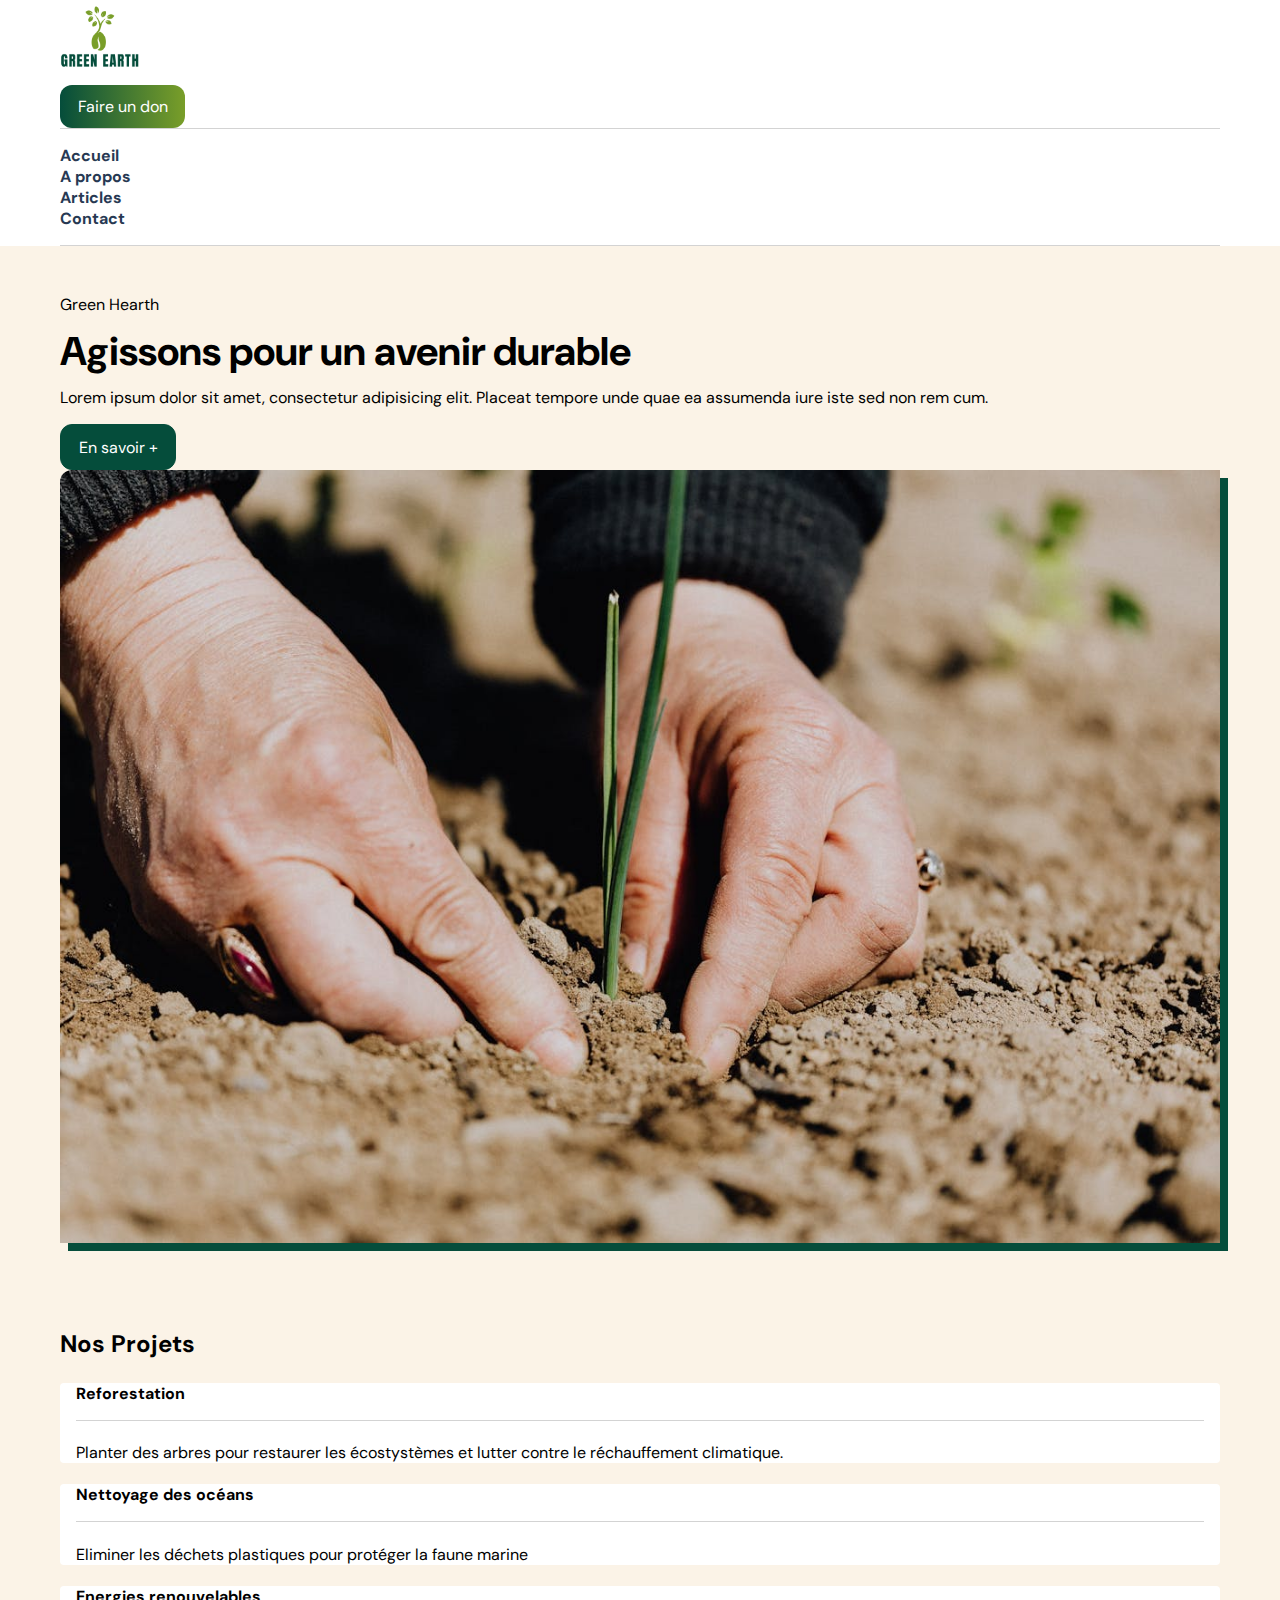
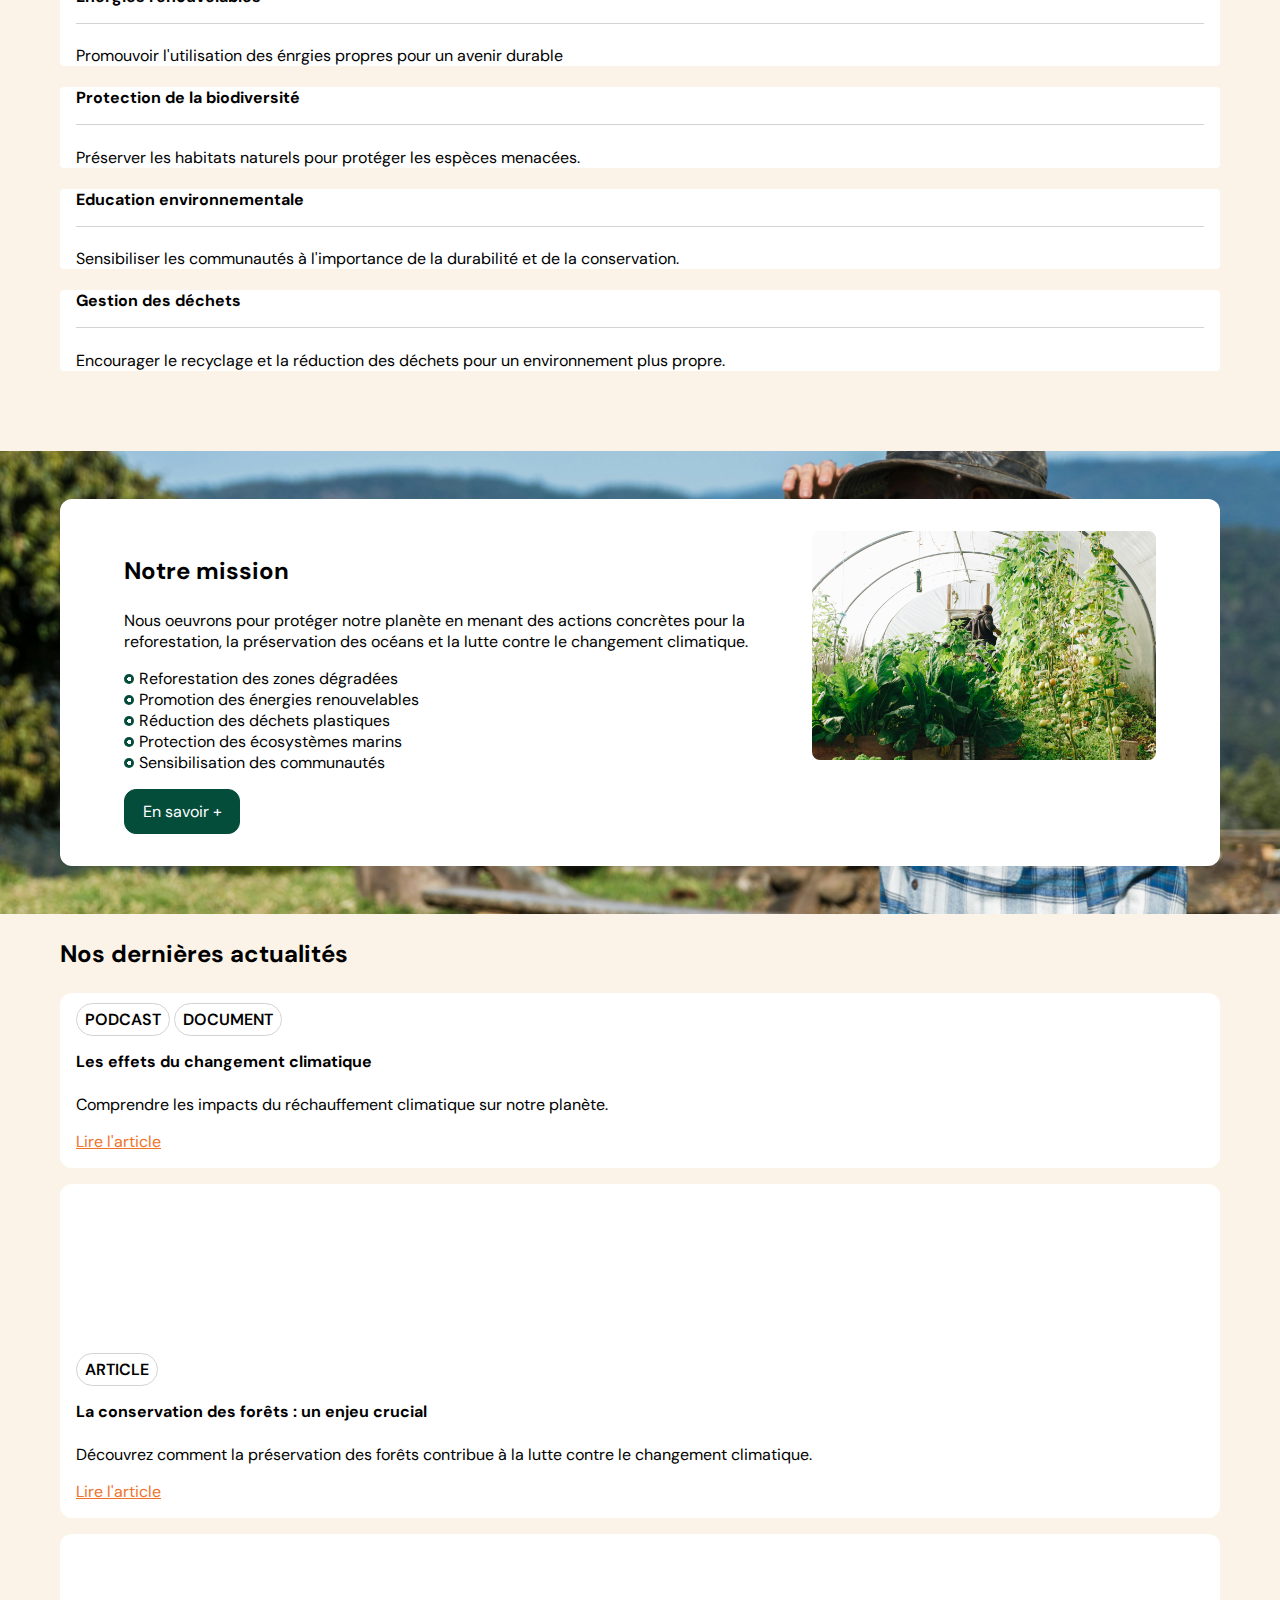
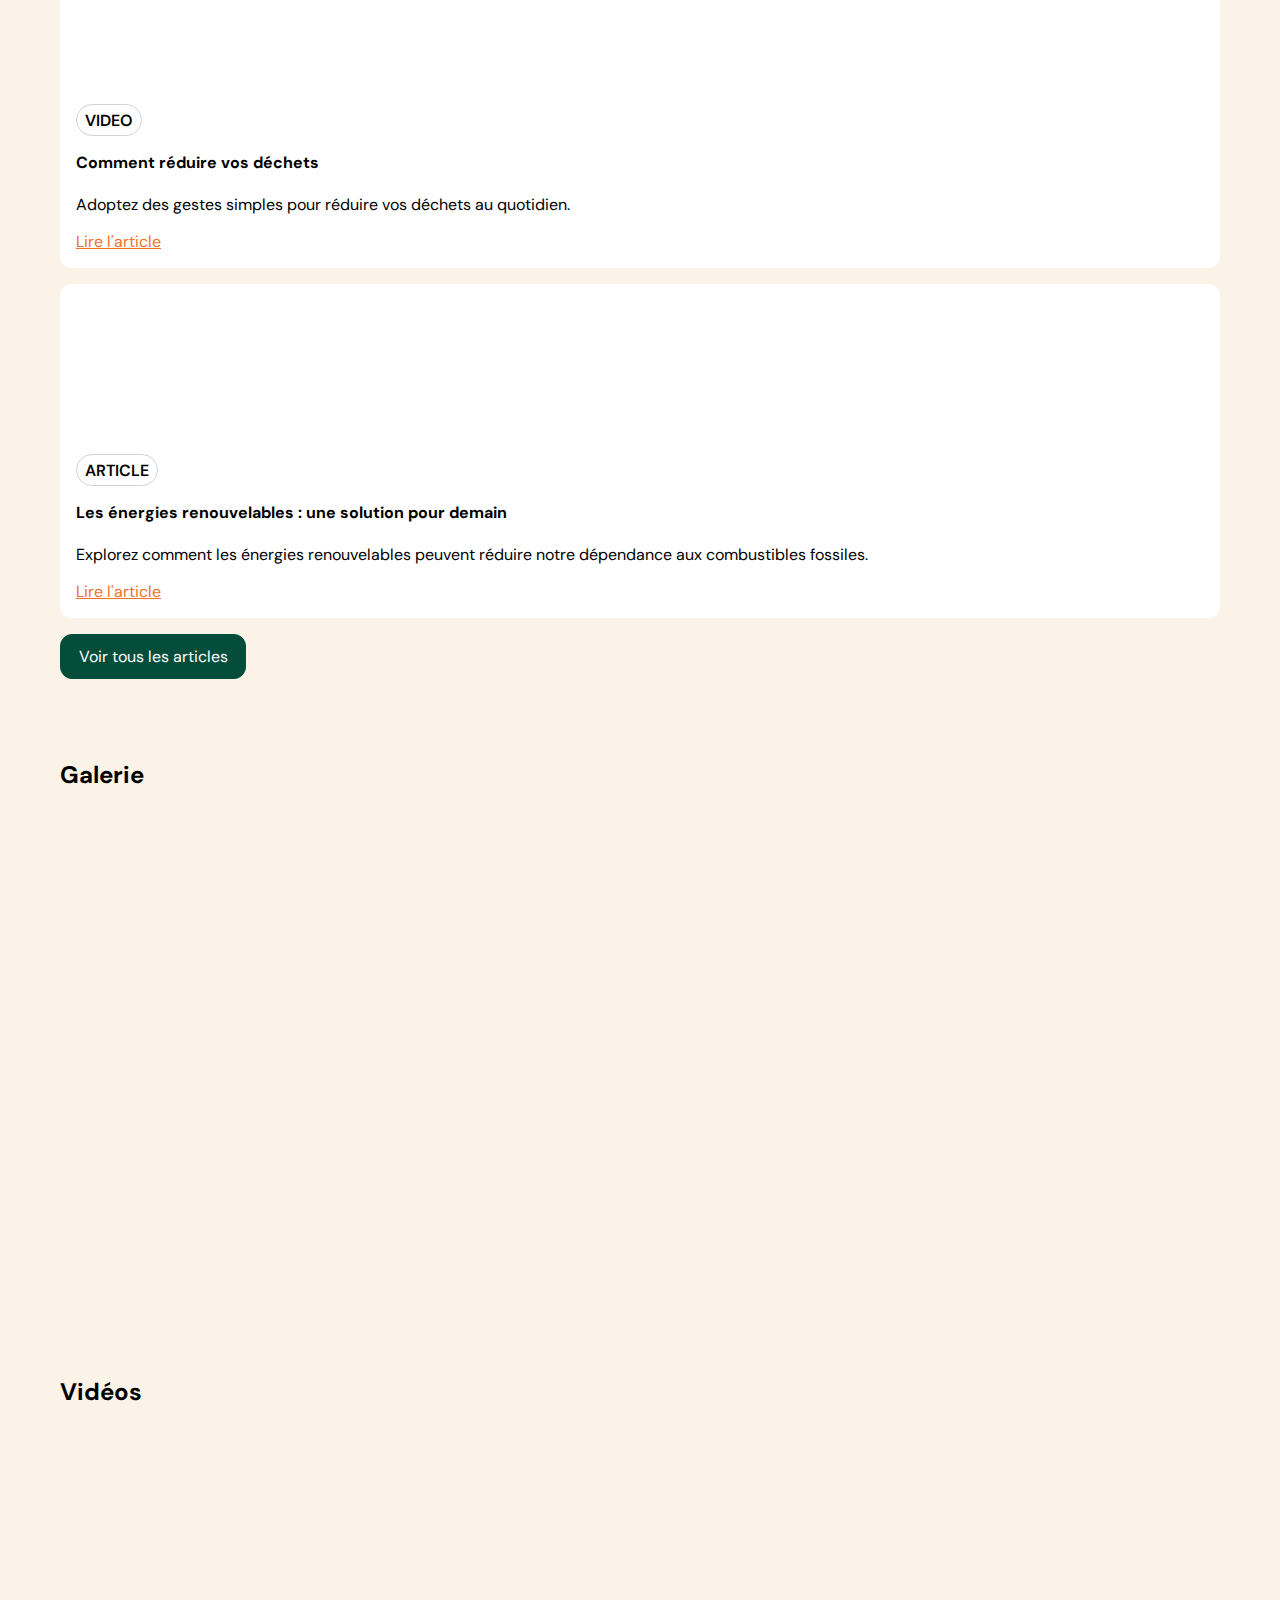
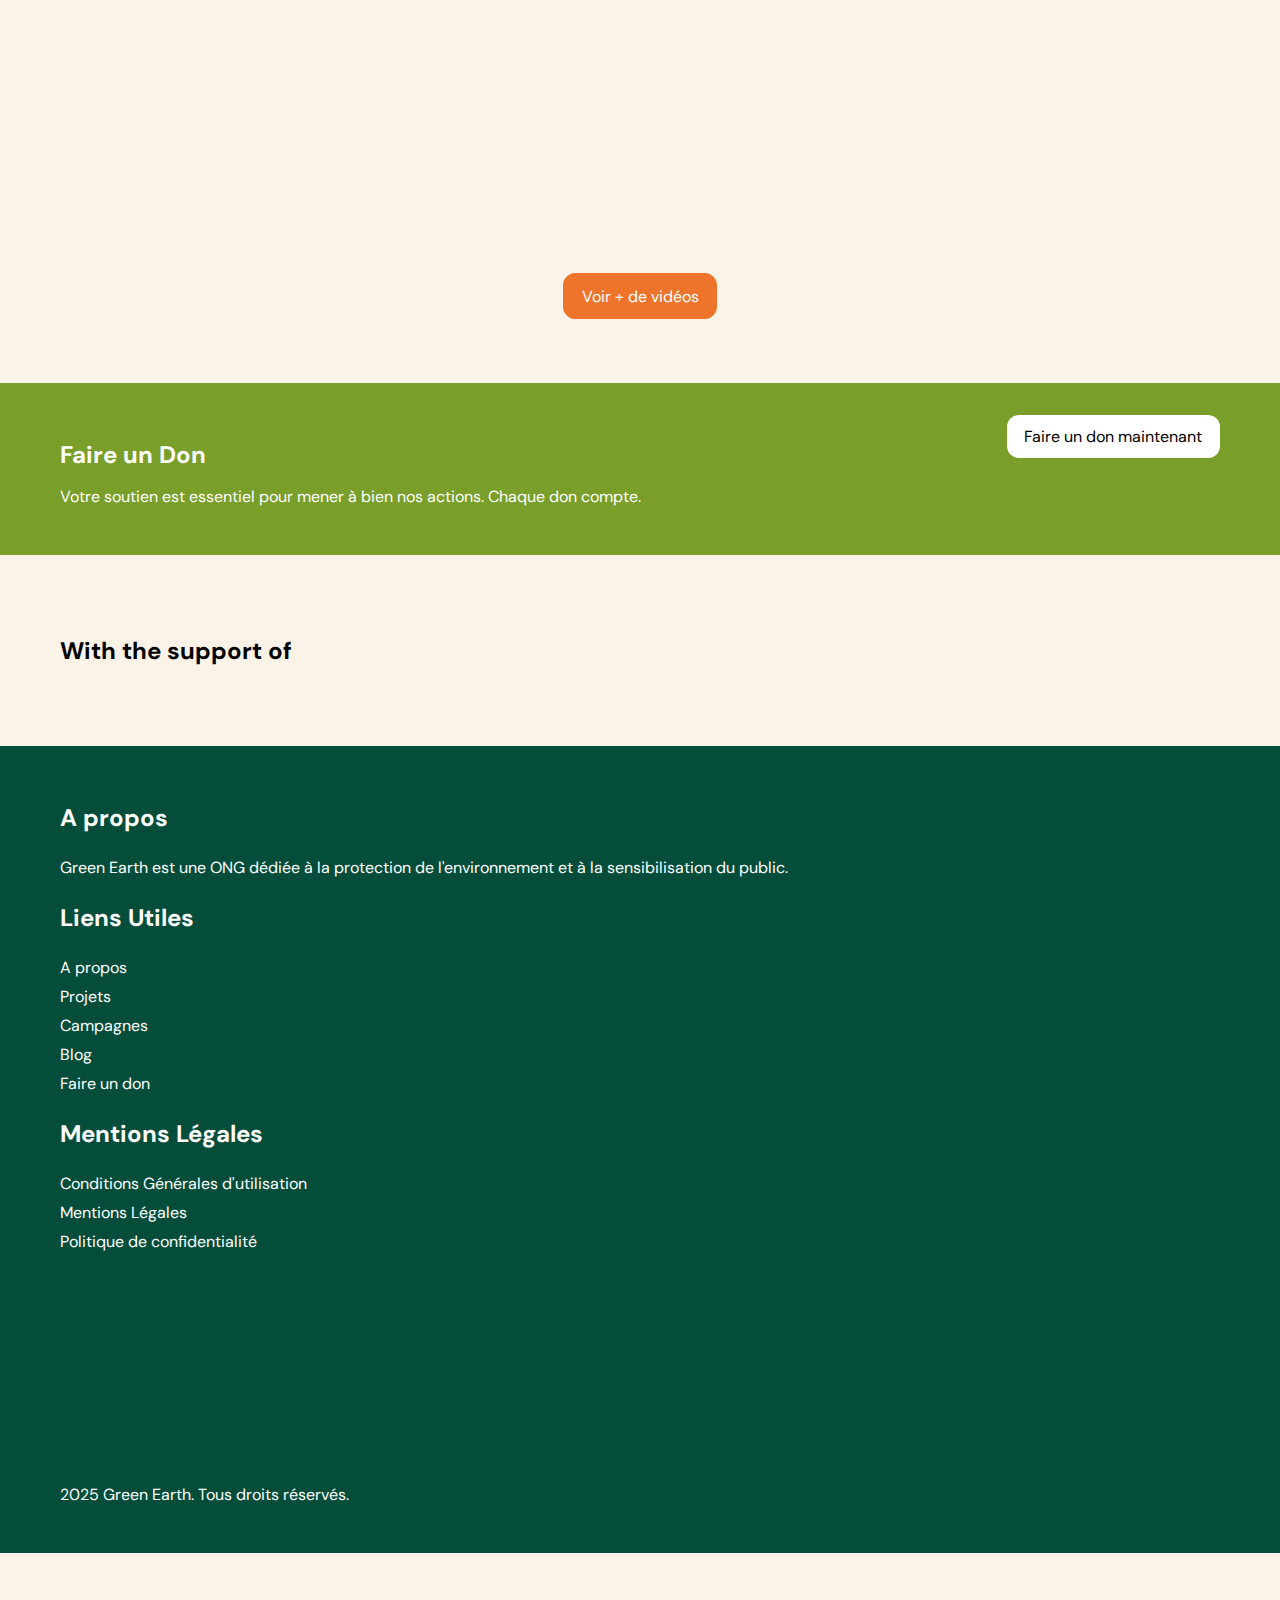
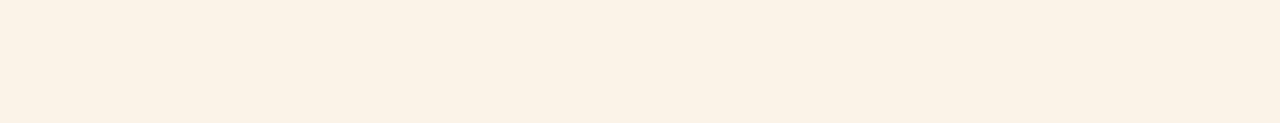
<file: index.html>
<!DOCTYPE html>
<html lang="en">
<head>
    <meta charset="UTF-8">
    <meta name="viewport" content="width=device-width, initial-scale=1.0">
    <link rel="stylesheet" href="assets/css/style.css">
    <title>Green Earth</title>
</head>
<body>
    <header>
        <div class="header container">
            <div class="header-head">
                <div class="logo">
                    <img src="assets/img/logo-green-earth.png" alt="Logo de Green Earth">
                </div>
                <div>
                    <a href="" class="btn btn-header">Faire un don</a>
                </div>
            </div>
            <nav>
                <ul>
                    <li><a href="">Accueil</a></li>
                    <li><a href="">A propos</a></li>
                    <li><a href="">Articles</a></li>
                    <li><a href="">Contact</a></li>
                </ul>
            </nav>
        </div>
    </header>
    <main>
        <section id="green-description">
            <div class="container">
                <div class="green-container">
                    <div class="green-description__text">
                        <h1>Green Hearth</h1>
                        <h2>Agissons pour un avenir durable</h2>
                        <p>Lorem ipsum dolor sit amet, consectetur adipisicing elit. Placeat tempore unde quae ea assumenda iure iste sed non rem cum.</p>
                        <a href="" class="btn btn-green">En savoir +</a>
                    </div>
                    <div class="green-description__img">
                        <img src="assets/img/hero.jpg" alt="Image d'une personne plantant une plante.">
                    </div>
                </div>
            </div>
        </section>
        <section id="projets">
            <div class="container">
                <h3>Nos Projets</h3>
                <div class="card-container">
                    <div class="card">
                        <h4>Reforestation</h4>
                        <p>Planter des arbres pour restaurer les écostystèmes et lutter contre le réchauffement climatique.</p>
                    </div>
                    <div class="card">
                        <h4>Nettoyage des océans</h4>
                        <p>Eliminer les déchets plastiques pour protéger la faune marine</p>
                    </div>
                    <div class="card">
                        <h4>Energies renouvelables</h4>
                        <p>Promouvoir l'utilisation des énrgies propres pour un avenir durable</p>
                    </div>
                    <div class="card">
                        <h4>Protection de la biodiversité</h4>
                        <p>Préserver les habitats naturels pour protéger les espèces menacées.</p>
                    </div>
                    <div class="card">
                        <h4>Education environnementale</h4>
                        <p>Sensibiliser les communautés à l'importance de la durabilité et de la conservation.</p>
                    </div>
                    <div class="card">
                        <h4>Gestion des déchets</h4>
                        <p>Encourager le recyclage et la réduction des déchets pour un environnement plus propre.</p>
                    </div>
                </div>
            </div>
        </section>
        <section id="banner-mission">
            <div class="container">
                <div class="banner-container">
                    <div class="banner-description">
                        <h3>Notre mission</h3>
                        <p>Nous oeuvrons pour protéger notre planète en menant des actions concrètes pour la reforestation, la préservation des océans et la lutte contre le changement climatique.</p>
                        <ul>
                            <li>Reforestation des zones dégradées</li>
                            <li> Promotion des énergies renouvelables</li>
                            <li>Réduction des déchets plastiques</li>
                            <li>Protection des écosystèmes marins</li>
                            <li>Sensibilisation des communautés</li>
                        </ul>
                        <a href="" class="btn btn-green">En savoir +</a>
                    </div>
                    <div class="banner-img">
                        <img src="assets/img/img1.jpg" alt="Image de l'intérieur d'une serre">
                    </div>
                </div>
            </div>
        </section>
        <section id="actualite">
            <div class="container">
                <h3>Nos dernières actualités</h3>
                <div class="news-grid-top">
                    <div class="news-img"></div>
                    <div class="news-card">
                        <div class="news-card-description">
                            <a href="" class="btn-news">PODCAST</a>
                            <a href="" class="btn-news">DOCUMENT</a>
                            <h4>Les effets du changement climatique</h4>
                            <p>Comprendre les impacts du réchauffement climatique sur notre planète.</p>
                            <a href="" class="read-more">Lire l'article</a>
                        </div>
                    </div>
                </div>
                <div class="news-grid-bottom">
                    <div class="news-card">
                        <div class="news-card-img news-card-forest"></div>
                        <div class="news-card-description">
                            <a href="" class="btn-news">ARTICLE</a>
                            <h4>La conservation des forêts : un enjeu crucial</h4>
                            <p>Découvrez comment la préservation des forêts contribue à la lutte contre le changement climatique.</p>
                            <a href="" class="read-more">Lire l'article</a>
                        </div>
                    </div>
                    <div class="news-card">
                        <div class="news-card-img news-card-garbage"></div>
                        <div class="news-card-description">
                            <a href="" class="btn-news">VIDEO</a>
                            <h4>Comment réduire vos déchets</h4>
                            <p>Adoptez des gestes simples pour réduire vos déchets au quotidien.</p>
                            <a href="" class="read-more">Lire l'article</a>
                        </div>
                    </div>
                    <div class="news-card">
                        <div class="news-card-img news-card-energy"></div>
                        <div class="news-card-description">
                            <a href="" class="btn-news">ARTICLE</a>
                            <h4>Les énergies renouvelables : une solution pour demain</h4>
                            <p>Explorez comment les énergies renouvelables peuvent réduire notre dépendance aux combustibles fossiles.</p>
                            <a href="" class="read-more">Lire l'article</a>
                        </div>
                    </div>
                </div>
                <div class="btn_news">
                    <a href="" class="btn btn-green">Voir tous les articles</a>
                </div>
            </div>
        </section>

        <section id="galerie">
            <div class="container">
                <h3>Galerie</h3>
                <div class="gallery-grid">
                    <div class="gallery-img"></div>
                    <div class="gallery-img"></div>
                    <div class="gallery-img"></div>
                    <div class="gallery-img"></div>
                    <div class="gallery-img"></div>
                    <div class="gallery-img"></div>
                </div>
            </div>
        </section>

        <section id="video">
            <div class="container">
                <h3>Vidéos</h3>
                <div class="video-grid">
                    <iframe width="560" height="315" src="https://www.youtube.com/embed/rWU7feR26kk?si=QvQKLXF6WlOBdjEi" title="YouTube video player" frameborder="0" allow="accelerometer; autoplay; clipboard-write; encrypted-media; gyroscope; picture-in-picture; web-share" referrerpolicy="strict-origin-when-cross-origin" allowfullscreen></iframe>
                    <iframe width="560" height="315" src="https://www.youtube.com/embed/niZPFYN6J10?si=6K9N7KPn4wJj2oQP" title="YouTube video player" frameborder="0" allow="accelerometer; autoplay; clipboard-write; encrypted-media; gyroscope; picture-in-picture; web-share" referrerpolicy="strict-origin-when-cross-origin" allowfullscreen></iframe>
                    <iframe width="560" height="315" src="https://www.youtube.com/embed/QpQ9MPj6Zk8?si=6H71tzYAWU2JClnr" title="YouTube video player" frameborder="0" allow="accelerometer; autoplay; clipboard-write; encrypted-media; gyroscope; picture-in-picture; web-share" referrerpolicy="strict-origin-when-cross-origin" allowfullscreen></iframe>
                </div>
                <div class="flex-center">
                    <a href="" class="btn btn-orange">Voir + de vidéos</a>
                </div>
            </div>
        </section>

        <section id="don">
            <div class="container">
                <div class="flex-between">
                    <div class="don--text">
                        <h3>Faire un Don</h3>
                        <p>Votre soutien est essentiel pour mener à bien nos actions. Chaque don compte.</p>
                    </div>
                    <div class="don--link">
                        <a href="" class="btn btn-white"> Faire un don maintenant</a>
                    </div>
                </div>
            </div>
        </section>

        <section id="support">
            <div class="container">
                <h3>With the support of</h3>
                <div class="support-img-container">
                    <div class="support-img"></div>
                    <div class="support-img"></div>
                    <div class="support-img"></div>
                    <div class="support-img"></div>
                </div>
            </div>
        </section>
    </main>

    <footer>
        <div class="container">
            <div class="footer-liens">
                <div class="a-propos">
                    <h3>A propos</h3>  
                    <p>Green Earth est une ONG dédiée à la protection de l'environnement et à la sensibilisation du public.</p>
                </div>
                <div class="liens-utiles">
                    <h3>Liens Utiles</h3>
                    <ul>
                        <li><a href="">A propos</a></li>
                        <li><a href="">Projets</a></li>
                        <li><a href="">Campagnes</a></li>
                        <li><a href="">Blog</a></li>
                        <li><a href="">Faire un don</a></li>
                    </ul> 
                </div>
                <div class="mentions-legales">
                    <h3>Mentions Légales</h3>
                    <ul>
                        <li><a href="">Conditions Générales d'utilisation</a></li>
                        <li><a href="">Mentions Légales</a></li>
                        <li><a href="">Politique de confidentialité</a></li>
                    </ul>
                </div>
                <div class="minimap">
                    <iframe src="https://www.google.com/maps/embed?pb=!1m14!1m12!1m3!1d11250.107701966655!2d0.7274496!3d45.176428800000004!2m3!1f0!2f0!3f0!3m2!1i1024!2i768!4f13.1!5e0!3m2!1sfr!2sfr!4v1761047317556!5m2!1sfr!2sfr" width="600" height="450" style="border:0;" allowfullscreen="" loading="lazy" referrerpolicy="no-referrer-when-downgrade"></iframe>
                </div>
            </div>
            <div class="copyright">
                <p>2025 Green Earth. Tous droits réservés.</p>
            </div>
        </div>
    </footer>
</body>
</html>
</file>
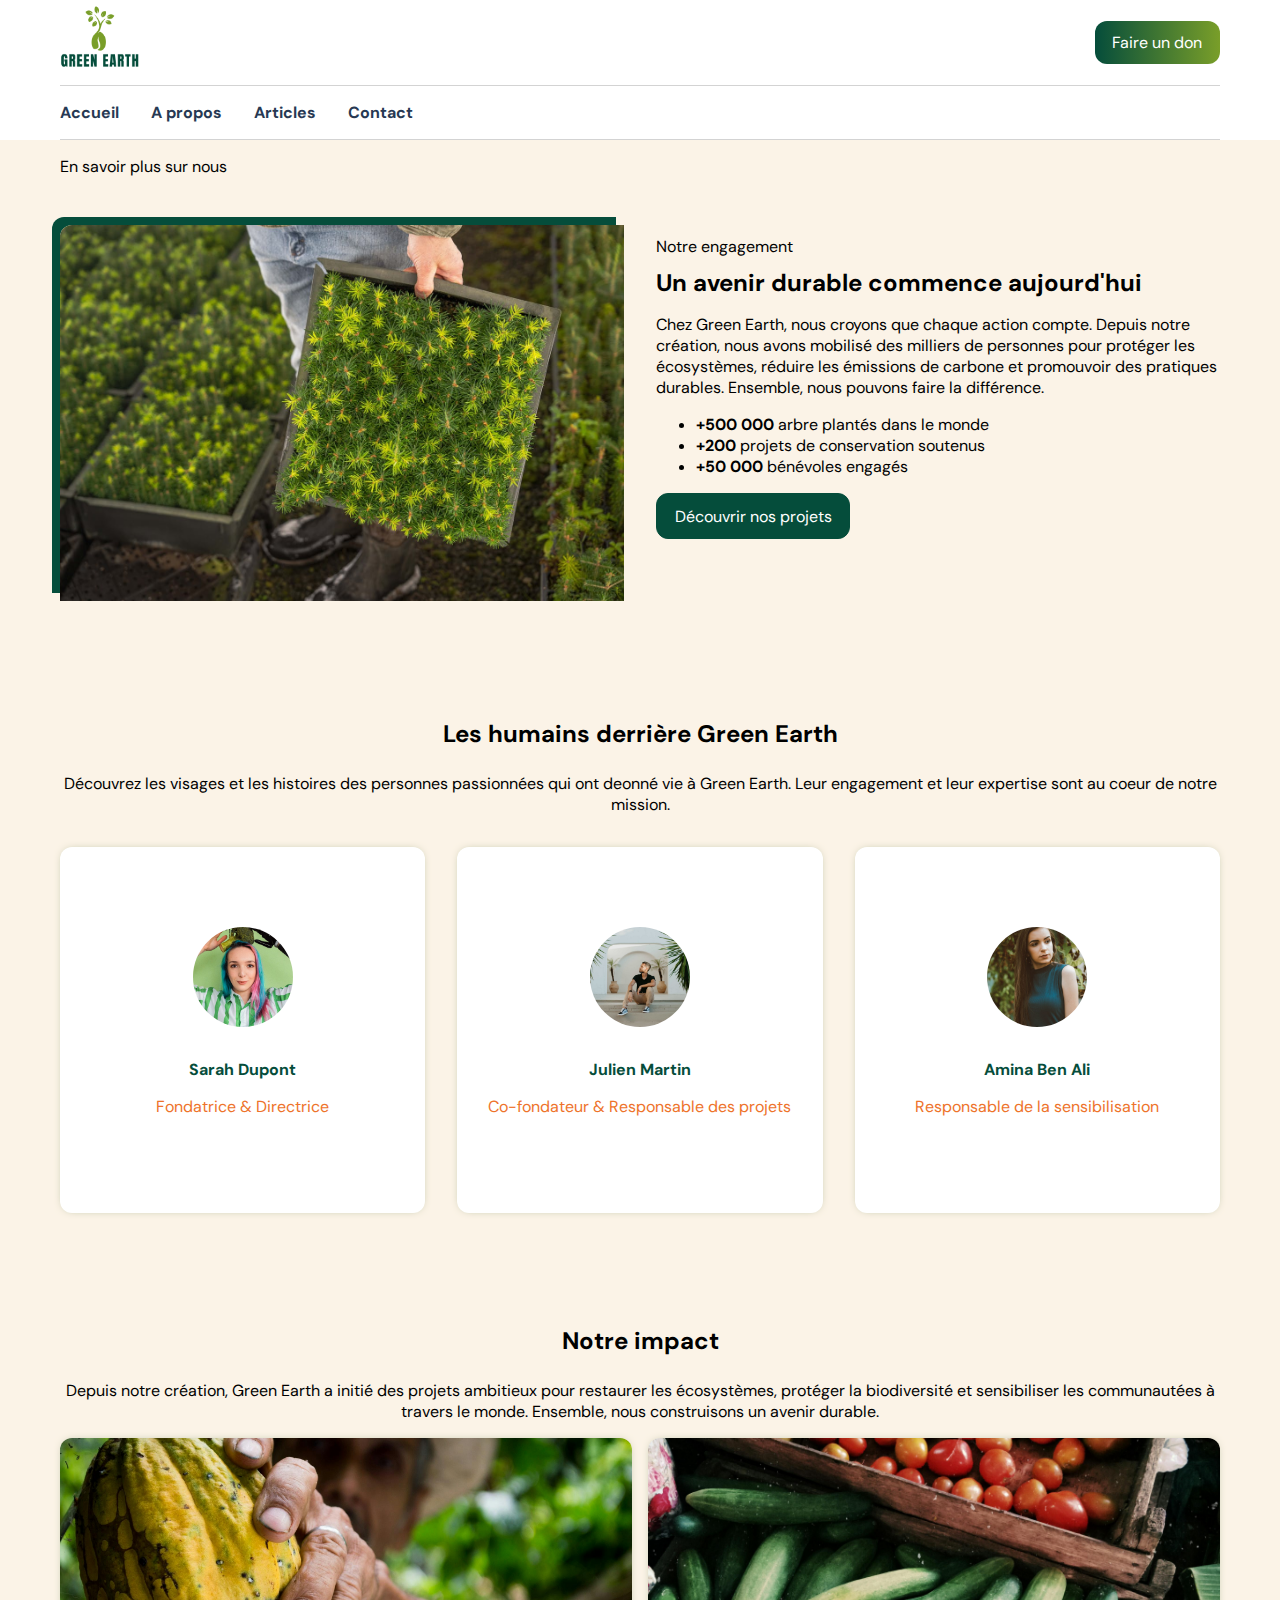
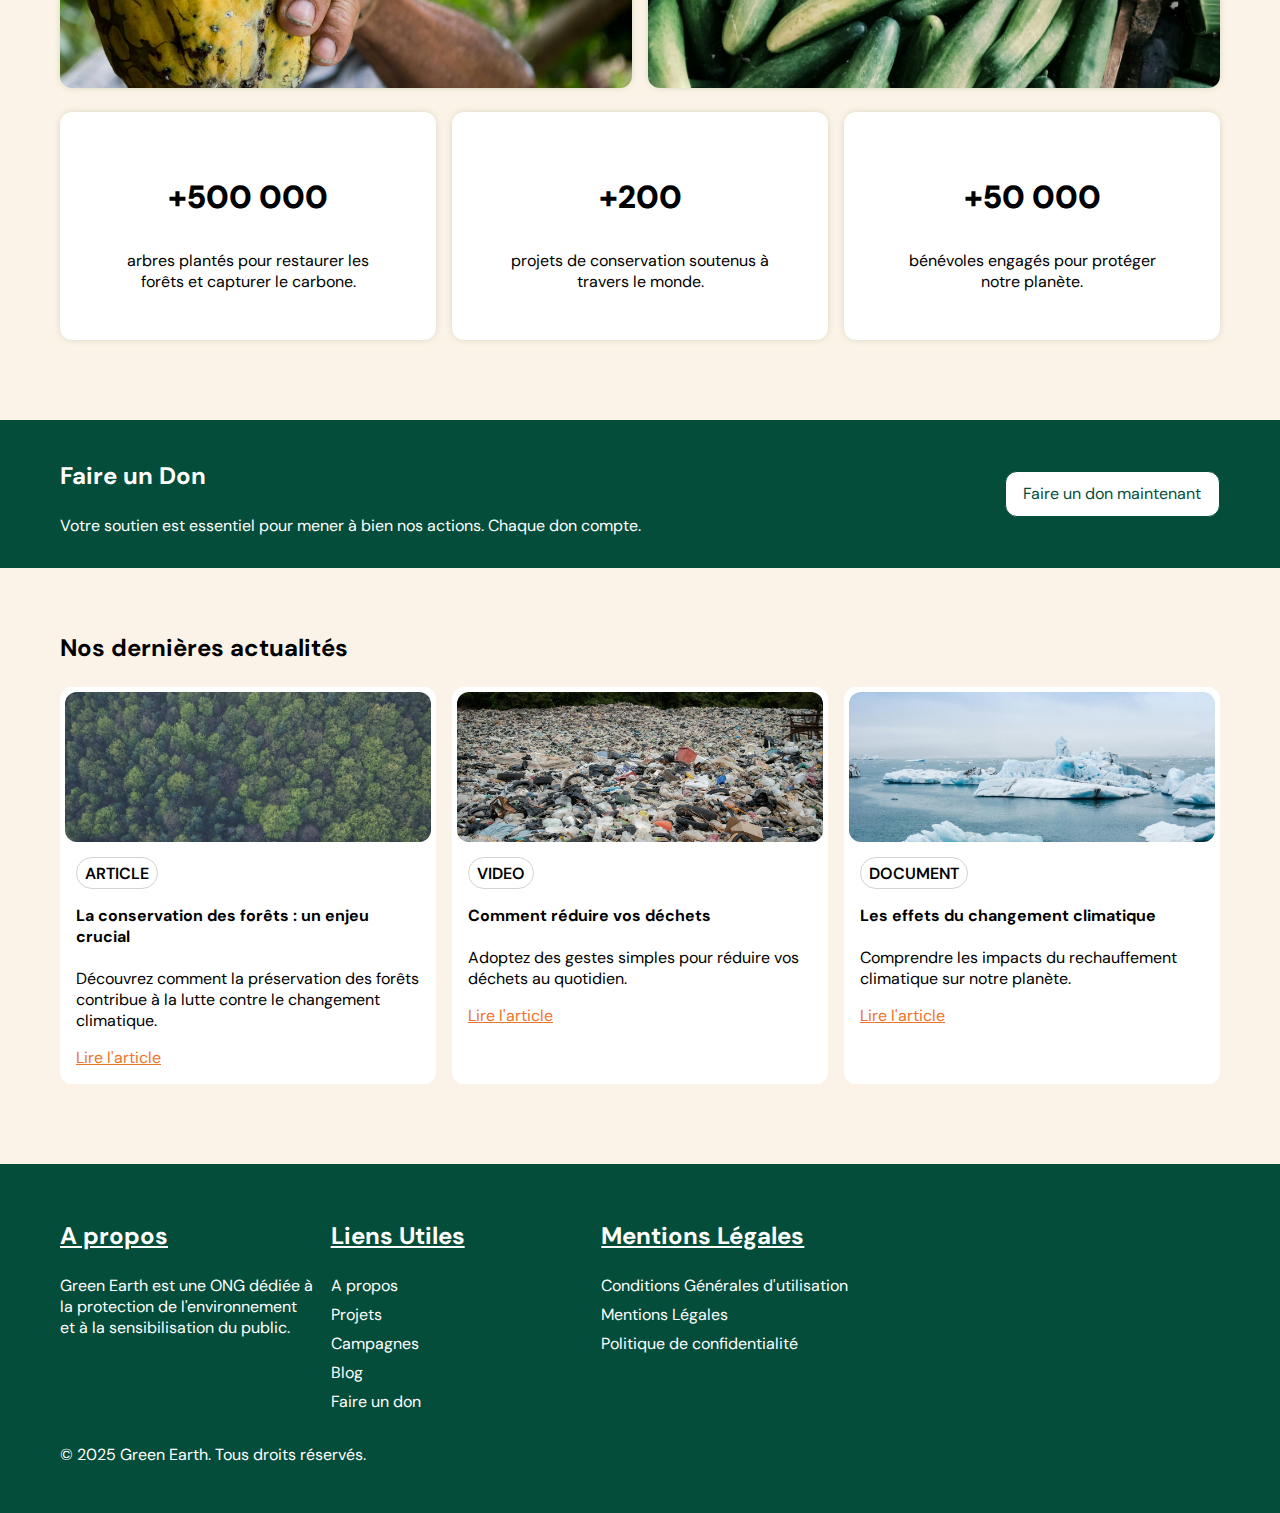
<file: a-propos.html>
<!DOCTYPE html>
<html lang="en">
<head>
    <meta charset="UTF-8">
    <meta name="viewport" content="width=device-width, initial-scale=1.0">
    <link rel="stylesheet" href="assets/css/style.css">
    <title>Green Earth - A propos</title>
</head>
<body>
    <header>
        <div class="container">
            <div class="flex-between flex-align-center">
                <div class="logo">
                    <img src="assets/img/logo-green-earth.png" alt="Logo de Green Earth">
                </div>
                <div>
                    <a href="" class="btn btn-header">Faire un don</a>
                </div>
            </div>
            <nav>
                <ul class="flex-start gap-2rem">
                    <li><a href="">Accueil</a></li>
                    <li><a href="">A propos</a></li>
                    <li><a href="">Articles</a></li>
                    <li><a href="">Contact</a></li>
                </ul>
            </nav>
        </div>
    </header>

    <main>
        <section id="more-on-us">
            <div class="container">
                <p>En savoir plus sur nous</p>
            </div>
        </section>

        <section id="avenir">
            <div class="container">
                <div class="grid-2-columns gap-2rem">
                    <div class="avenir__img">
                        <img src="assets/img/about-hero.jpg" alt="Image de bac de plante">
                    </div>
                    <div class="avenir__text">
                        <h1>Notre engagement</h1>
                        <h3>Un avenir durable commence aujourd'hui</h3>
                        <p>Chez Green Earth, nous croyons que chaque action compte. Depuis notre création, nous avons mobilisé des milliers de personnes pour protéger les écosystèmes, réduire les émissions de carbone et promouvoir des pratiques durables. Ensemble, nous pouvons faire la différence.</p>
                        <ul>
                            <li><strong>+500 000</strong> arbre plantés dans le monde</li>
                            <li><strong>+200</strong> projets de conservation soutenus</li>
                            <li><strong>+50 000</strong> bénévoles engagés</li>
                        </ul>
                        <a href="" class="btn btn-green">Découvrir nos projets</a>
                    </div>
                </div>
            </div>
        </section>

        <section id="green-earth-human">
            <div class="container">
                <div class="green-earth-human__text">
                    <h3>Les humains derrière Green Earth</h3>
                    <p>Découvrez les visages et les histoires des personnes passionnées qui ont deonné vie à Green Earth. Leur engagement et leur expertise sont au coeur de notre mission.</p>
                </div>
                <div class="grid-3-columns gap-2rem">
                    <div class="card-human">
                        <div class="card-human__img">
                            <img src="assets/img/sarah.jpg" alt="Image de Sarah Dupont">
                        </div>
                        <p class="human__name">Sarah Dupont</p>
                        <p class="human__fonc">Fondatrice & Directrice</p>
                    </div>
                    <div class="card-human">
                        <div class="card-human__img">
                            <img src="assets/img/julien.jpg" alt="Image de Julien Martin">
                        </div>
                        <p class="human__name">Julien Martin</p>
                        <p class="human__fonc">Co-fondateur & Responsable des projets</p>
                    </div>
                    <div class="card-human">
                        <div class="card-human__img">
                            <img src="assets/img/amina.jpg" alt="Image de Amina Ben Ali">
                        </div>
                        <p class="human__name">Amina Ben Ali</p>
                        <p class="human__fonc">Responsable de la sensibilisation</p>
                    </div>
                </div>
            </div>
        </section>
        <section id="impact">
            <div class="container">
                <div class="notre-impact">
                    <h3>Notre impact</h3>
                    <p>Depuis notre création, Green Earth a initié des projets ambitieux pour restaurer les écosystèmes, protéger la biodiversité et sensibiliser les communautées à travers le monde. Ensemble, nous construisons un avenir durable.</p>
                </div>
                <div class="grid-2-columns gap-1rem">
                    <div class="img-don">
                        <img src="assets/img/don-1.jpg" alt="Image d'une personne cueillant une fève de cacao">
                    </div>
                    <div class="img-don">
                        <img src="assets/img/don-2.jpg" alt="Image de différents légumes dans des cagettes en bois">
                    </div>
                </div>
                <div class="grid-3-columns gap-1rem">
                    <div class="card-impact">
                        <p class="impact-chiffre">+500 000</p>
                        <p>arbres plantés pour restaurer les forêts et capturer le carbone.</p>
                    </div>
                    <div class="card-impact">
                        <p class="impact-chiffre">+200</p>
                        <p>projets de conservation soutenus à travers le monde.</p>
                    </div>
                    <div class="card-impact">
                        <p class="impact-chiffre">+50 000</p>
                        <p>bénévoles engagés pour protéger notre planète.</p>
                    </div>
                </div>
            </div>
        </section>

        <section id="don-a-propos">
            <div class="container">
                <div class="flex-between flex-align-center">
                    <div class="don--text">
                        <h3>Faire un Don</h3>
                        <p>Votre soutien est essentiel pour mener à bien nos actions. Chaque don compte.</p>
                    </div>
                    <div class="don--link">
                        <a href="" class="btn btn-white event-meta-green"> Faire un don maintenant</a>
                    </div>
                </div>
            </div>
        </section>

        <section id="actualite" class="news">
            <div class="container">
                <h3>Nos dernières actualités</h3>
                <div class="grid-3-columns gap-1rem">
                    <div class="news-card">
                        <div class="news-card-img">
                            <img src="assets/img/forest.jpg" alt="Image d'une fôret">
                        </div>
                        <div class="news-card-description">
                            <a href="" class="btn-news">ARTICLE</a>
                            <h4>La conservation des forêts : un enjeu crucial</h4>
                            <p>Découvrez comment la préservation des forêts contribue à la lutte contre le changement climatique.</p>
                            <a href="" class="read-more">Lire l'article</a>
                        </div>
                    </div>
                    <div class="news-card">
                        <div class="news-card-img">
                            <img src="assets/img/garbage.jpg" alt="Image d'une décheterie">
                        </div>
                        <div class="news-card-description">
                            <a href="" class="btn-news">VIDEO</a>
                            <h4>Comment réduire vos déchets</h4>
                            <p>Adoptez des gestes simples pour réduire vos déchets au quotidien.</p>
                            <a href="" class="read-more">Lire l'article</a>
                        </div>
                    </div>
                    <div class="news-card">
                        <div class="news-card-img">
                            <img src="assets/img/global-warming.jpg" alt="Image de panneau solaire et d'une éolienne">
                        </div>
                        <div class="news-card-description">
                            <a href="" class="btn-news">DOCUMENT</a>
                            <h4>Les effets du changement climatique</h4>
                            <p>Comprendre les impacts du rechauffement climatique sur notre planète.</p>
                            <a href="" class="read-more">Lire l'article</a>
                        </div>
                    </div>
                </div>
            </div>
        </section>

    </main>

    <footer>
        <div class="container">
            <div class="gap-1rem footer-link">
                <div class="a-propos">
                    <h3>A propos</h3>  
                    <p>Green Earth est une ONG dédiée à la protection de l'environnement et à la sensibilisation du public.</p>
                </div>
                <div class="liens-utiles">
                    <h3>Liens Utiles</h3>
                    <ul>
                        <li><a href="">A propos</a></li>
                        <li><a href="">Projets</a></li>
                        <li><a href="">Campagnes</a></li>
                        <li><a href="">Blog</a></li>
                        <li><a href="">Faire un don</a></li>
                    </ul> 
                </div>
                <div class="mentions-legales">
                    <h3>Mentions Légales</h3>
                    <ul>
                        <li><a href="">Conditions Générales d'utilisation</a></li>
                        <li><a href="">Mentions Légales</a></li>
                        <li><a href="">Politique de confidentialité</a></li>
                    </ul>
                </div>
                <div class="minimap">
                    <iframe src="https://www.google.com/maps/embed?pb=!1m14!1m12!1m3!1d11250.107701966655!2d0.7274496!3d45.176428800000004!2m3!1f0!2f0!3f0!3m2!1i1024!2i768!4f13.1!5e0!3m2!1sfr!2sfr!4v1761047317556!5m2!1sfr!2sfr" width="600" height="450" style="border:0;" allowfullscreen="" loading="lazy" referrerpolicy="no-referrer-when-downgrade"></iframe>
                </div>
            </div>
            <div class="copyright">
                <p>© 2025 Green Earth. Tous droits réservés.</p>
            </div>
        </div>
    </footer>
    
</body>
</html>
</file>
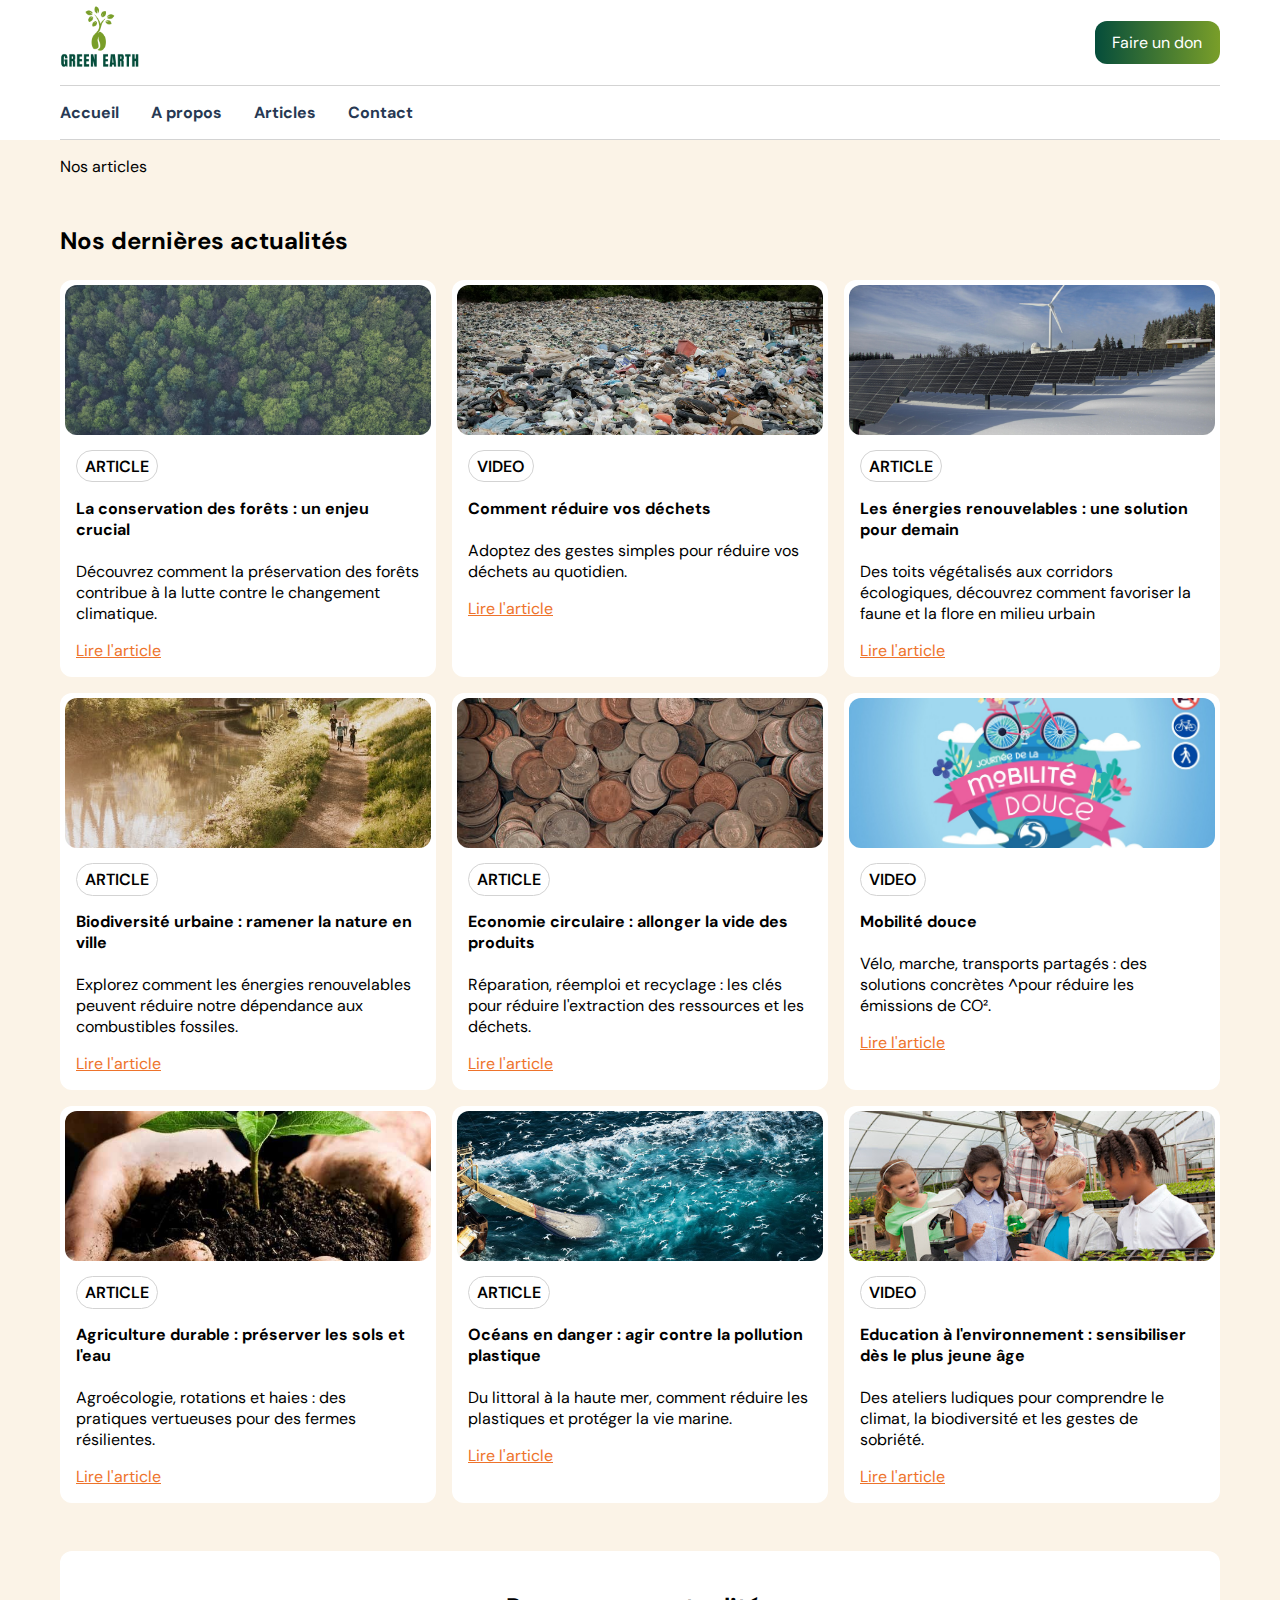
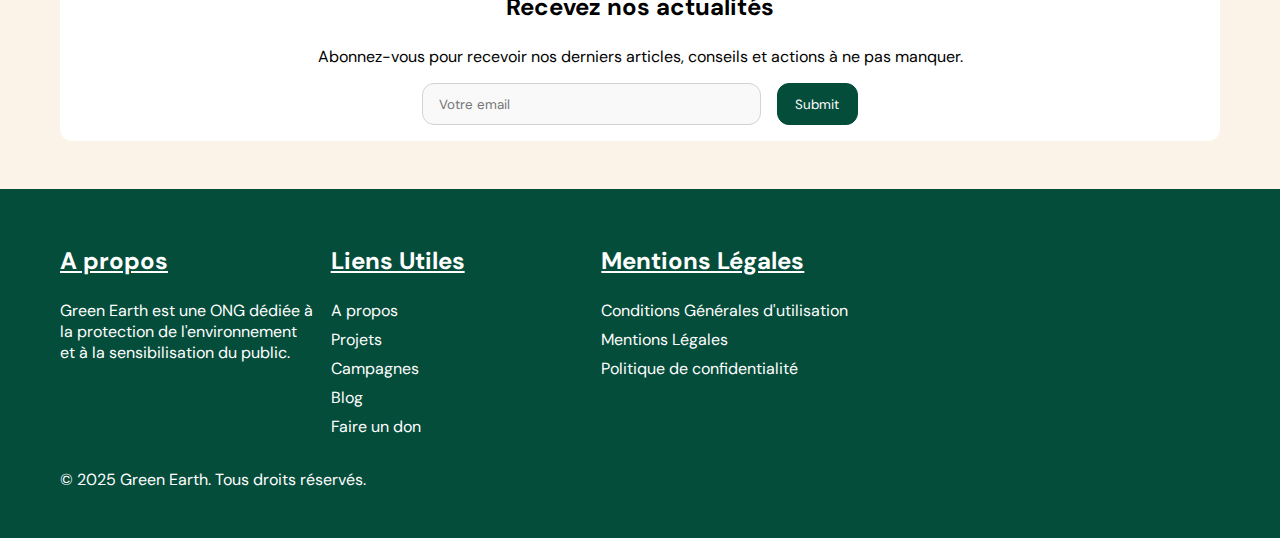
<file: articles.html>
<!DOCTYPE html>
<html lang="en">
<head>
    <meta charset="UTF-8">
    <meta name="viewport" content="width=device-width, initial-scale=1.0">
    <title>Green Earth - Articles</title>
    <link rel="stylesheet" href="assets/css/style.css">
</head>
<body>
    <header>
        <div class="container">
            <div class="flex-between flex-align-center">
                <div class="logo">
                    <img src="assets/img/logo-green-earth.png" alt="Logo de Green Earth">
                </div>
                <div>
                    <a href="" class="btn btn-header">Faire un don</a>
                </div>
            </div>
            <nav>
                <ul class="flex-start gap-2rem">
                    <li><a href="">Accueil</a></li>
                    <li><a href="">A propos</a></li>
                    <li><a href="">Articles</a></li>
                    <li><a href="">Contact</a></li>
                </ul>
            </nav>
        </div>
    </header>

    <main>
        <section id="articles">
            <div class="container">
                <p>Nos articles</p>
            </div>
        </section>

        <section id="last-news">
            <div class="container">
                <h3>Nos dernières actualités</h3>
                <div class="grid-3-columns gap-1rem">
                    <div class="news-card">
                        <div class="news-card-img">
                            <img src="assets/img/forest.jpg" alt="Image d'une fôret">
                        </div>
                        <div class="news-card-description">
                            <a href="" class="btn-news">ARTICLE</a>
                            <h4>La conservation des forêts : un enjeu crucial</h4>
                            <p>Découvrez comment la préservation des forêts contribue à la lutte contre le changement climatique.</p>
                            <a href="" class="read-more">Lire l'article</a>
                        </div>
                    </div>
                    <div class="news-card">
                        <div class="news-card-img">
                            <img src="assets/img/garbage.jpg" alt="Image d'une décheterie">
                        </div>
                        <div class="news-card-description">
                            <a href="" class="btn-news">VIDEO</a>
                            <h4>Comment réduire vos déchets</h4>
                            <p>Adoptez des gestes simples pour réduire vos déchets au quotidien.</p>
                            <a href="" class="read-more">Lire l'article</a>
                        </div>
                    </div>
                    <div class="news-card">
                        <div class="news-card-img">
                            <img src="assets/img/energy.jpg" alt="Image de panneau solaire et d'une éolienne">
                        </div>
                        <div class="news-card-description">
                            <a href="" class="btn-news">ARTICLE</a>
                            <h4>Les énergies renouvelables : une solution pour demain</h4>
                            <p>Des toits végétalisés aux corridors écologiques, découvrez comment favoriser la faune et la flore en milieu urbain</p>
                            <a href="" class="read-more">Lire l'article</a>
                        </div>
                    </div>
                    <div class="news-card">
                        <div class="news-card-img">
                            <img src="assets/img/city-nature.jpg" alt="Image d'un chemin au bord d'une rivière">
                        </div>
                        <div class="news-card-description">
                            <a href="" class="btn-news">ARTICLE</a>
                            <h4>Biodiversité urbaine : ramener la nature en ville</h4>
                            <p>Explorez comment les énergies renouvelables peuvent réduire notre dépendance aux combustibles fossiles.</p>
                            <a href="" class="read-more">Lire l'article</a>
                        </div>
                    </div>
                    <div class="news-card">
                        <div class="news-card-img">
                            <img src="assets/img/economie-circulaire.jpg" alt="Image d'un tas de pièce de monnaie">
                        </div>
                        <div class="news-card-description">
                            <a href="" class="btn-news">ARTICLE</a>
                            <h4>Economie circulaire : allonger la vide des produits</h4>
                            <p>Réparation, réemploi et recyclage : les clés pour réduire l'extraction des ressources et les déchets.</p>
                            <a href="" class="read-more">Lire l'article</a>
                        </div>
                    </div>
                    <div class="news-card">
                        <div class="news-card-img">
                            <img src="assets/img/mobilite-douce.jpg" alt="Image du logo de mobilité douce">
                        </div>
                        <div class="news-card-description">
                            <a href="" class="btn-news">VIDEO</a>
                            <h4>Mobilité douce</h4>
                            <p>Vélo, marche, transports partagés : des solutions concrètes ^pour réduire les émissions de CO².</p>
                            <a href="" class="read-more">Lire l'article</a>
                        </div>
                    </div>
                    <div class="news-card">
                        <div class="news-card-img">
                            <img src="assets/img/agriculture-durable.jpg" alt="Image d'une personne soulevant de la terre dans ces mains avec une plante au milieu">
                        </div>
                        <div class="news-card-description">
                            <a href="" class="btn-news">ARTICLE</a>
                            <h4>Agriculture durable : préserver les sols et l'eau</h4>
                            <p>Agroécologie, rotations et haies : des pratiques vertueuses pour des fermes résilientes.</p>
                            <a href="" class="read-more">Lire l'article</a>
                        </div>
                    </div>
                    <div class="news-card">
                        <div class="news-card-img">
                            <img src="assets/img/ocean-danger.jpg" alt="Image d'un ocean avec une nuée de mouette à côté d'un bateau">
                        </div>
                        <div class="news-card-description">
                            <a href="" class="btn-news">ARTICLE</a>
                            <h4>Océans en danger : agir contre la pollution plastique</h4>
                            <p>Du littoral à la haute mer, comment réduire les plastiques et protéger la vie marine.</p>
                            <a href="" class="read-more">Lire l'article</a>
                        </div>
                    </div>
                    <div class="news-card">
                        <div class="news-card-img">
                            <img src="assets/img/education-environnement.jpg" alt="Image d'une adulte qui montre à des enfants les plantes dans une serre">
                        </div>
                        <div class="news-card-description">
                            <a href="" class="btn-news">VIDEO</a>
                            <h4>Education à l'environnement : sensibiliser dès le plus jeune âge</h4>
                            <p>Des ateliers ludiques pour comprendre le climat, la biodiversité et les gestes de sobriété.</p>
                            <a href="" class="read-more">Lire l'article</a>
                        </div>
                    </div>
                </div>
            </div>
        </section>

        <section id="recieve-news">
            <div class="container">
                <div class="sub-container">
                    <h3>Recevez nos actualités</h3>
                    <p>Abonnez-vous pour recevoir nos derniers articles, conseils et actions à ne pas manquer.</p>
                    <form action="" class="flex-center gap-1rem">
                        <input type="email" placeholder="Votre email">
                        <input type="submit" name="email" id="email" class="btn btn-green">
                    </form>
                </div>
            </div>
        </section>

    </main>

    <footer>
        <div class="container">
            <div class="gap-1rem footer-link">
                <div class="a-propos">
                    <h3>A propos</h3>  
                    <p>Green Earth est une ONG dédiée à la protection de l'environnement et à la sensibilisation du public.</p>
                </div>
                <div class="liens-utiles">
                    <h3>Liens Utiles</h3>
                    <ul>
                        <li><a href="">A propos</a></li>
                        <li><a href="">Projets</a></li>
                        <li><a href="">Campagnes</a></li>
                        <li><a href="">Blog</a></li>
                        <li><a href="">Faire un don</a></li>
                    </ul> 
                </div>
                <div class="mentions-legales">
                    <h3>Mentions Légales</h3>
                    <ul>
                        <li><a href="">Conditions Générales d'utilisation</a></li>
                        <li><a href="">Mentions Légales</a></li>
                        <li><a href="">Politique de confidentialité</a></li>
                    </ul>
                </div>
                <div class="minimap">
                    <iframe src="https://www.google.com/maps/embed?pb=!1m14!1m12!1m3!1d11250.107701966655!2d0.7274496!3d45.176428800000004!2m3!1f0!2f0!3f0!3m2!1i1024!2i768!4f13.1!5e0!3m2!1sfr!2sfr!4v1761047317556!5m2!1sfr!2sfr" width="600" height="450" style="border:0;" allowfullscreen="" loading="lazy" referrerpolicy="no-referrer-when-downgrade"></iframe>
                </div>
            </div>
            <div class="copyright">
                <p>© 2025 Green Earth. Tous droits réservés.</p>
            </div>
        </div>
    </footer>
    
</body>
</html>
</file>
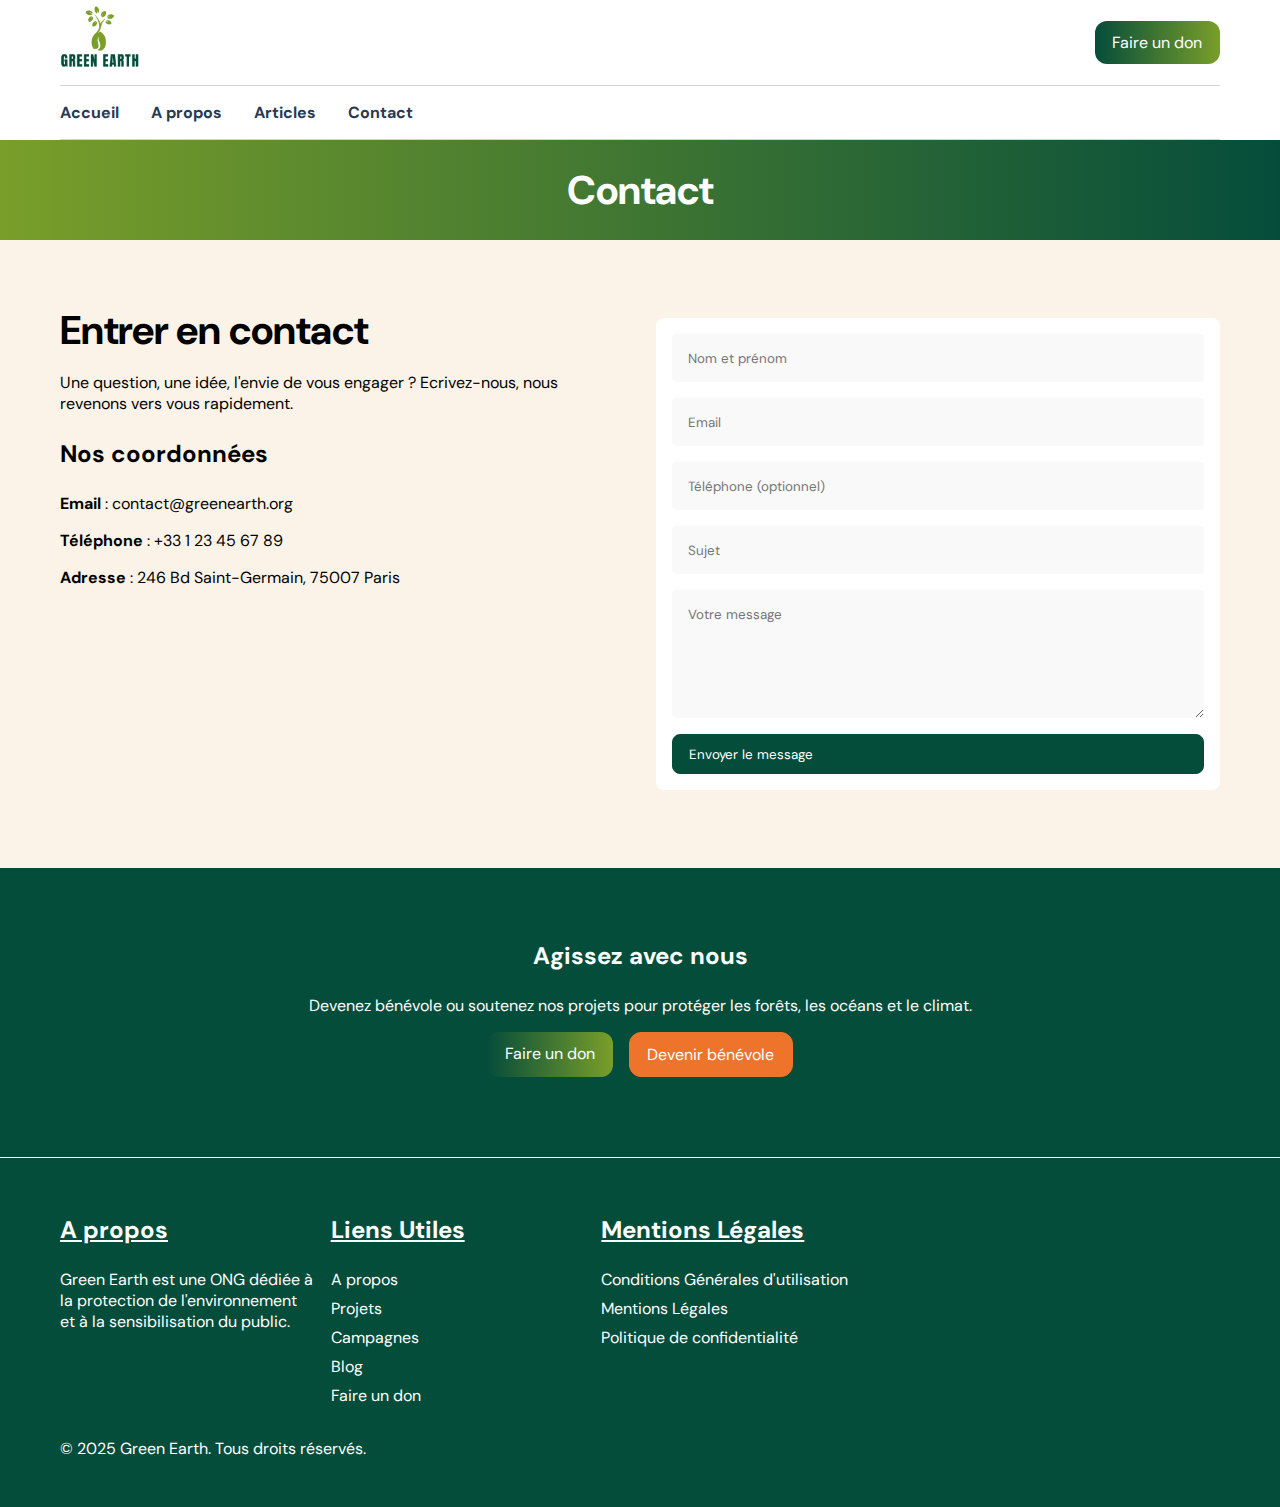
<file: contact.html>
<!DOCTYPE html>
<html lang="en">
<head>
    <meta charset="UTF-8">
    <meta name="viewport" content="width=device-width, initial-scale=1.0">
    <title>Green Earth - Contact</title>
    <link rel="stylesheet" href="assets/css/style.css">
</head>
<body>
    <header>
        <div class="container">
            <div class="flex-between flex-align-center">
                <div class="logo">
                    <img src="assets/img/logo-green-earth.png" alt="Logo de Green Earth">
                </div>
                <div>
                    <a href="dons.html" class="btn btn-header">Faire un don</a>
                </div>
            </div>
            <nav>
                <ul class="flex-start gap-2rem">
                    <li><a href="index.html">Accueil</a></li>
                    <li><a href="a-propos.html">A propos</a></li>
                    <li><a href="articles.html">Articles</a></li>
                    <li><a href="contact.html">Contact</a></li>
                </ul>
            </nav>
        </div>
    </header>

    <main>
        <section id="contact" class="heading">
            <div class="container">
                <p>Contact</p>
            </div>
        </section>

        <section id="contact-form">
            <div class="container">
                <div class="grid-2-columns gap-2rem">
                    <div class="left-container">
                        <h2>Entrer en contact</h2>
                        <p>Une question, une idée, l'envie de vous engager ? Ecrivez-nous, nous revenons vers vous rapidement.</p>
                        <h3>Nos coordonnées</h3>
                        <p><strong>Email</strong> : contact@greenearth.org</p>
                        <p><strong>Téléphone</strong> : +33 1 23 45 67 89</p>
                        <p><strong>Adresse</strong> : 246 Bd Saint-Germain, 75007 Paris</p>
                        <div class="minimap">
                            <iframe src="https://www.google.com/maps/embed?pb=!1m18!1m12!1m3!1d2625.052811489956!2d2.323291725607238!3d48.85720332428434!2m3!1f0!2f0!3f0!3m2!1i1024!2i768!4f13.1!3m3!1m2!1s0x47e66502bdbc6419%3A0x648bfe587910cda2!2sMinist%C3%A8re%20de%20la%20Transition%20%C3%A9cologique!5e0!3m2!1sfr!2sfr!4v1761121866481!5m2!1sfr!2sfr" width="600" height="450" style="border:0;" allowfullscreen="" loading="lazy" referrerpolicy="no-referrer-when-downgrade"></iframe>
                        </div>
                    </div>
                    <div class="right-container">
                        <form action="">
                            <input type="text" placeholder="Nom et prénom">
                            <input type="email" placeholder="Email">
                            <input type="tel" placeholder="Téléphone (optionnel)">
                            <input type="text" placeholder="Sujet">
                            <textarea name="message" id="message" placeholder="Votre message"></textarea>
                            <input type="submit" class="btn btn-green" value="Envoyer le message">
                        </form>

                    </div>
                </div>
            </div>
        </section>

        <section id="apply-with-us">
            <div class="container">
                <div class="apply-sub-container">
                    <h3>Agissez avec nous</h3>
                    <p>Devenez bénévole ou soutenez nos projets pour protéger les forêts, les océans et le climat.</p>
                    <div class="flex-center gap-1rem">
                        <a href="" class="btn btn-header">Faire un don</a>
                        <a href="" class="btn btn-orange">Devenir bénévole</a>
                    </div>
                </div>
            </div>
        </section>

    </main>
    
    <footer>
        <div class="container">
            <div class="gap-1rem footer-link">
                <div class="a-propos">
                    <h3>A propos</h3>  
                    <p>Green Earth est une ONG dédiée à la protection de l'environnement et à la sensibilisation du public.</p>
                </div>
                <div class="liens-utiles">
                    <h3>Liens Utiles</h3>
                    <ul>
                        <li><a href="">A propos</a></li>
                        <li><a href="">Projets</a></li>
                        <li><a href="">Campagnes</a></li>
                        <li><a href="">Blog</a></li>
                        <li><a href="">Faire un don</a></li>
                    </ul> 
                </div>
                <div class="mentions-legales">
                    <h3>Mentions Légales</h3>
                    <ul>
                        <li><a href="">Conditions Générales d'utilisation</a></li>
                        <li><a href="">Mentions Légales</a></li>
                        <li><a href="">Politique de confidentialité</a></li>
                    </ul>
                </div>
                <div class="minimap">
                    <iframe src="https://www.google.com/maps/embed?pb=!1m14!1m12!1m3!1d11250.107701966655!2d0.7274496!3d45.176428800000004!2m3!1f0!2f0!3f0!3m2!1i1024!2i768!4f13.1!5e0!3m2!1sfr!2sfr!4v1761047317556!5m2!1sfr!2sfr" width="600" height="450" style="border:0;" allowfullscreen="" loading="lazy" referrerpolicy="no-referrer-when-downgrade"></iframe>
                </div>
            </div>
            <div class="copyright">
                <p>© 2025 Green Earth. Tous droits réservés.</p>
            </div>
        </div>
    </footer>
</body>
</html>
</file>
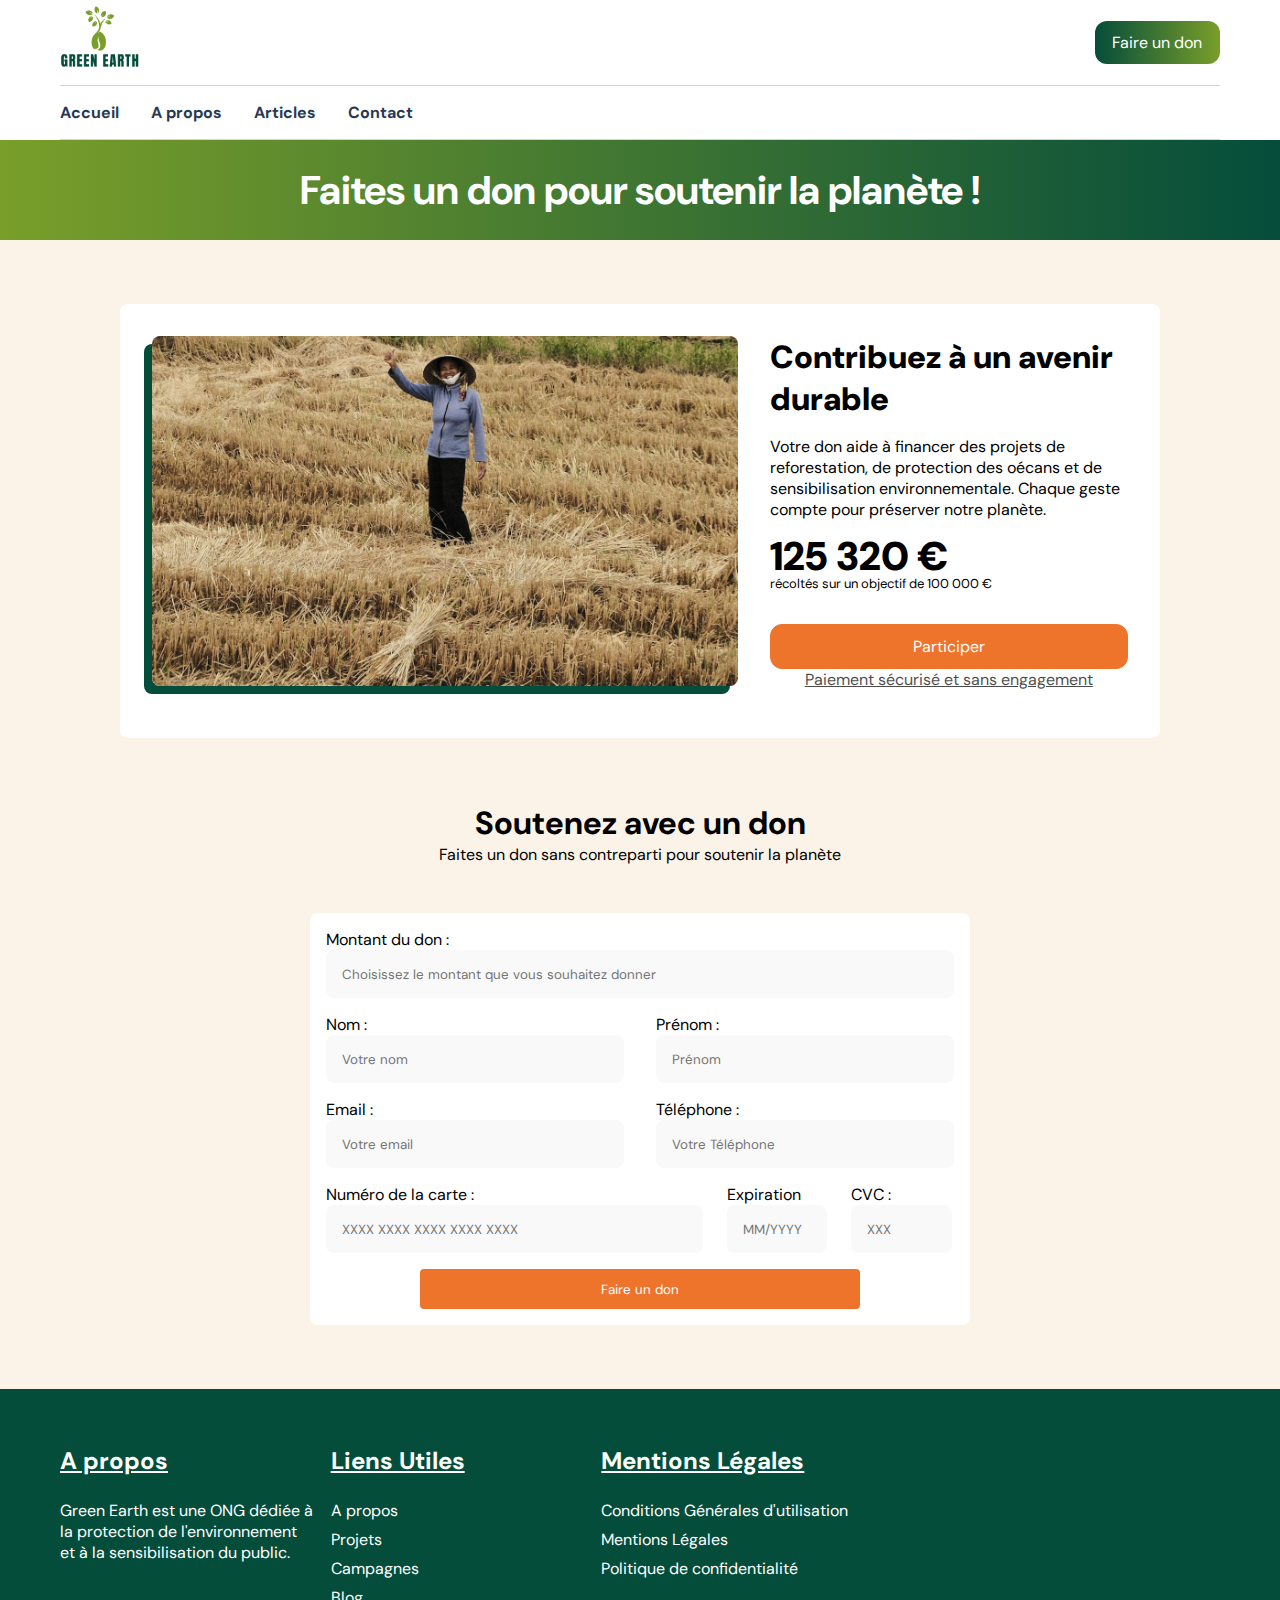
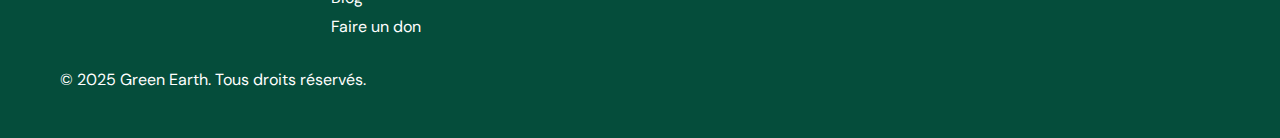
<file: dons.html>
<!DOCTYPE html>
<html lang="en">
<head>
    <meta charset="UTF-8">
    <meta name="viewport" content="width=device-width, initial-scale=1.0">
    <title>Green Earth - Dons</title>
    <link rel="stylesheet" href="assets/css/style.css">
</head>
<body>
    <header>
        <div class="container">
            <div class="flex-between flex-align-center">
                <div class="logo">
                    <img src="assets/img/logo-green-earth.png" alt="Logo de Green Earth">
                </div>
                <div>
                    <a href="" class="btn btn-header">Faire un don</a>
                </div>
            </div>
            <nav>
                <ul class="flex-start gap-2rem">
                    <li><a href="index.html">Accueil</a></li>
                    <li><a href="a-propos.html">A propos</a></li>
                    <li><a href="articles.html">Articles</a></li>
                    <li><a href="contact.html">Contact</a></li>
                </ul>
            </nav>
        </div>
    </header>

    <main>
        <section id="faite-un-don" class="heading">
            <div class="container">
                <p>Faites un don pour soutenir la planète !</p>
            </div>
        </section>

        <section id="faire-un-don">
            <div class="container">
                <div class="faire-un-don-sub-container">
                    <div class="faire-un-don__img">
                        <img src="assets/img/contact.jpg" alt="Image d'une personne disant bonjour dans un champs">
                    </div>
                    <div class="faire-un-don__text flex-dir-column">
                        <h3 class="contribute">Contribuez à un avenir durable</h3>
                        <p>Votre don aide à financer des projets de reforestation, de protection des oécans et de sensibilisation environnementale. Chaque geste compte pour préserver notre planète.</p>
                        <p class="don-total">125 320 €</p>
                        <p class="objectif-don">récoltés sur un objectif de 100 000 €</p>
                        <a href="" class="btn btn-orange">Participer</a>
                        <p class="paiement">Paiement sécurisé et sans engagement</p>
                    </div>
                </div>
            </div>
        </section>

        <section id="soutenez">
            <div class="container">
                <div class="soutenez__title">
                    <h2>Soutenez avec un don</h2>
                    <p>Faites un don sans contreparti pour soutenir la planète</p>
                </div>
                <form action="">
                    <div class="top-form">
                        <div class="grid-montant flex-dir-column">
                            <label for="montant">Montant du don :</label>
                            <input type="text" id="montant" placeholder="Choisissez le montant que vous souhaitez donner">
                        </div>
                        <div class="flex-dir-column">
                            <label for="nom">Nom :</label>
                            <input type="text" id="nom" placeholder="Votre nom">
                        </div>
                        <div class="flex-dir-column">
                            <label for="prenom">Prénom :</label>
                            <input type="text" id="prenom" placeholder="Prénom">
                        </div>
                        <div class="flex-dir-column">
                            <label for="email">Email :</label>
                            <input type="email" id="email" placeholder="Votre email">
                        </div>
                        <div class="flex-dir-column">
                            <label for="tel">Téléphone :</label>
                            <input type="tel" id="tel" placeholder="Votre Téléphone">
                        </div>
                    </div>
                    <div class="bottom-form">
                        <div class="flex-dir-column">
                            <label for="num-carte">Numéro de la carte :</label>
                            <input type="number" id="num-carte" placeholder="XXXX XXXX XXXX XXXX XXXX">
                        </div>
                        <div class="flex-dir-column">
                            <label for="expiration">Expiration</label>
                            <input type="text" id="expiration" placeholder="MM/YYYY">
                        </div>
                        <div class="flex-dir-column">
                            <label for="CVC">CVC :</label>
                            <input type="number" id="CVC" placeholder="XXX">
                        </div>
                    </div>
                    <div class="form-btn flex-center">
                        <input type="submit" class="btn btn-orange" value="Faire un don">
                    </div>
                </form>
            </div>
        </section>

    </main>

    <footer>
        <div class="container">
            <div class="gap-1rem footer-link">
                <div class="a-propos">
                    <h3>A propos</h3>  
                    <p>Green Earth est une ONG dédiée à la protection de l'environnement et à la sensibilisation du public.</p>
                </div>
                <div class="liens-utiles">
                    <h3>Liens Utiles</h3>
                    <ul>
                        <li><a href="">A propos</a></li>
                        <li><a href="">Projets</a></li>
                        <li><a href="">Campagnes</a></li>
                        <li><a href="">Blog</a></li>
                        <li><a href="">Faire un don</a></li>
                    </ul> 
                </div>
                <div class="mentions-legales">
                    <h3>Mentions Légales</h3>
                    <ul>
                        <li><a href="">Conditions Générales d'utilisation</a></li>
                        <li><a href="">Mentions Légales</a></li>
                        <li><a href="">Politique de confidentialité</a></li>
                    </ul>
                </div>
                <div class="minimap">
                    <iframe src="https://www.google.com/maps/embed?pb=!1m14!1m12!1m3!1d11250.107701966655!2d0.7274496!3d45.176428800000004!2m3!1f0!2f0!3f0!3m2!1i1024!2i768!4f13.1!5e0!3m2!1sfr!2sfr!4v1761047317556!5m2!1sfr!2sfr" width="600" height="450" style="border:0;" allowfullscreen="" loading="lazy" referrerpolicy="no-referrer-when-downgrade"></iframe>
                </div>
            </div>
            <div class="copyright">
                <p>© 2025 Green Earth. Tous droits réservés.</p>
            </div>
        </div>
    </footer>
</body>
</html>
</file>
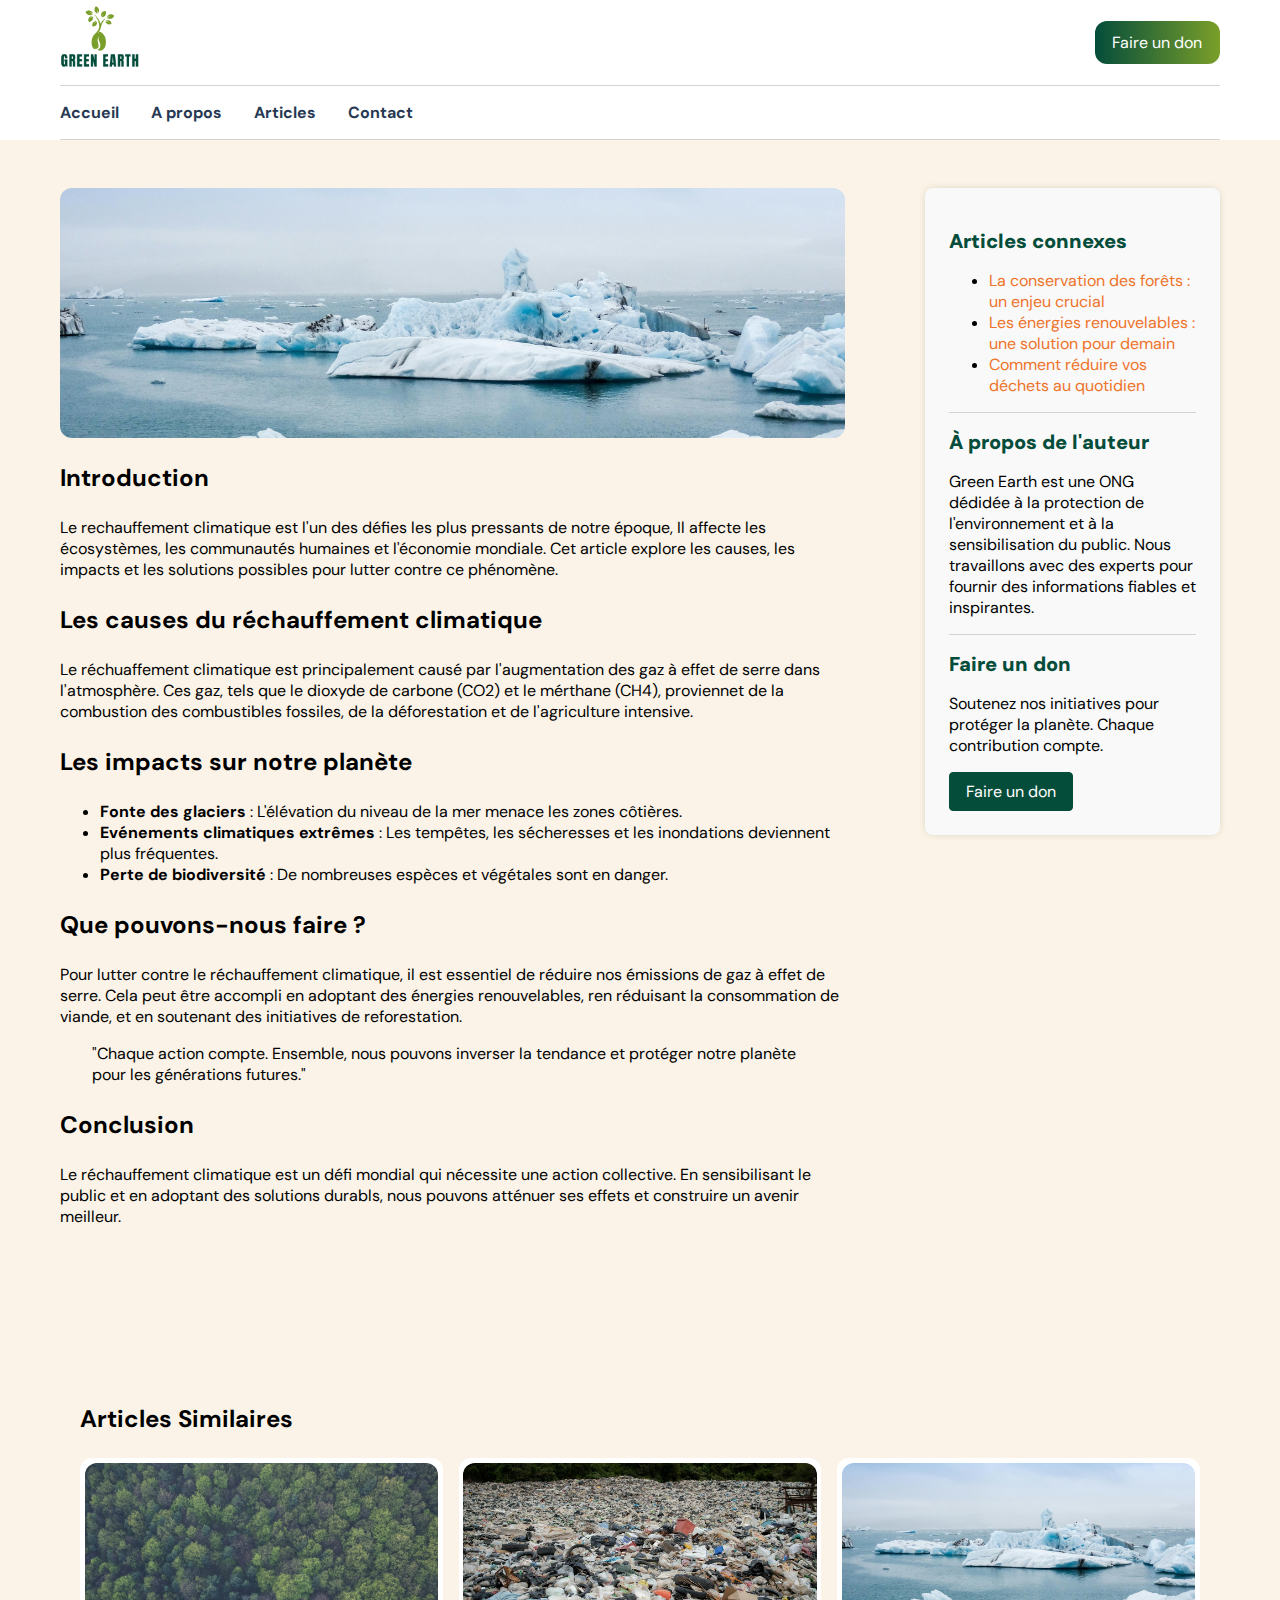
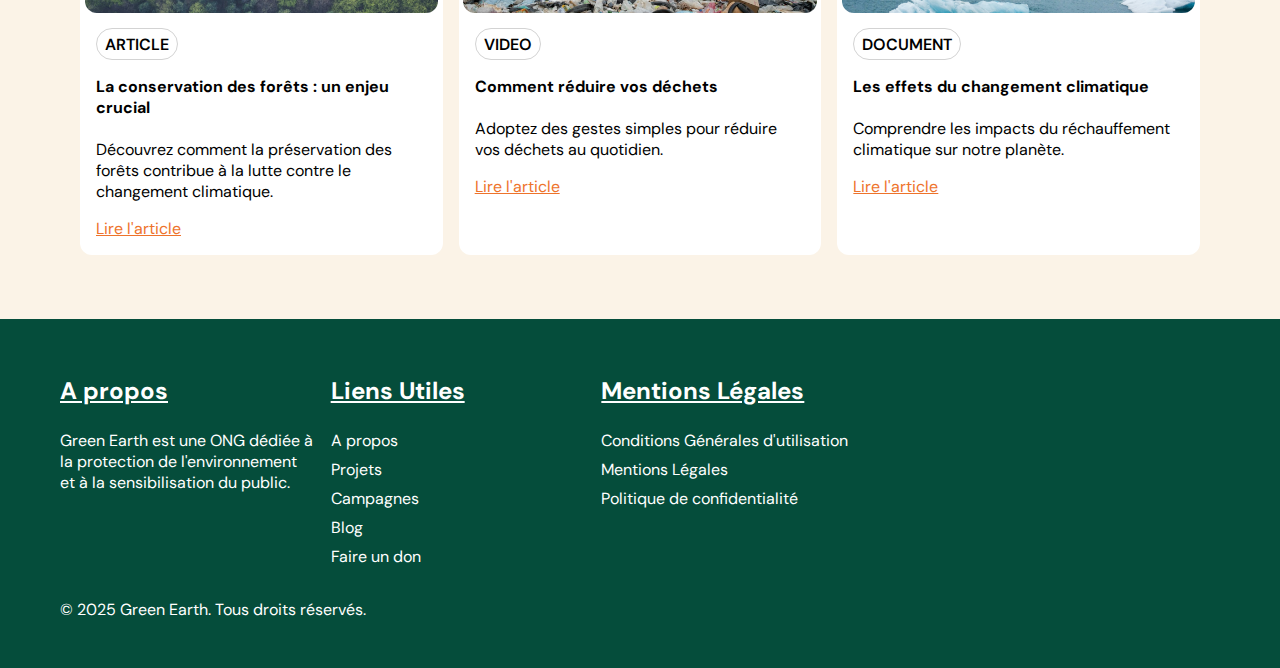
<file: single-article.html>
<!DOCTYPE html>
<html lang="en">
<head>
    <meta charset="UTF-8">
    <meta name="viewport" content="width=device-width, initial-scale=1.0">
    <title>Green Earth - Réchauffement Climatique</title>
    <link rel="stylesheet" href="assets/css/style.css">
</head>
<body>
    <header>
        <div class="container">
            <div class="flex-between flex-align-center">
                <div class="logo">
                    <img src="assets/img/logo-green-earth.png" alt="Logo de Green Earth">
                </div>
                <div>
                    <a href="dons.html" class="btn btn-header">Faire un don</a>
                </div>
            </div>
            <nav>
                <ul class="flex-start gap-2rem">
                    <li><a href="index.html">Accueil</a></li>
                    <li><a href="a-propos.html">A propos</a></li>
                    <li><a href="articles.html">Articles</a></li>
                    <li><a href="contact.html">Contact</a></li>
                </ul>
            </nav>
        </div>
    </header>

    <main>
        <div class="container">
            <div class="container-article">
                <section id="article-solo">
                    <div class="article-solo__img">
                        <img src="assets/img/global-warming.jpg" alt="Image de glacier">
                    </div>
                    <h3>Introduction</h3>
                    <p>Le rechauffement climatique est l'un des défies les plus pressants de notre époque, Il affecte les écosystèmes, les communautés humaines et l'économie mondiale. Cet article explore les causes, les impacts et les solutions possibles pour lutter contre ce phénomène.</p>
                    <h3>Les causes du réchauffement climatique</h3>
                    <p>Le réchuaffement climatique est principalement causé par l'augmentation des gaz à effet de serre dans l'atmosphère. Ces gaz, tels que le dioxyde de carbone (CO2) et le mérthane (CH4), proviennet de la combustion des combustibles fossiles, de la déforestation et de l'agriculture intensive.</p>
                    <h3>Les impacts sur notre planète</h3>
                    <ul>
                        <li><strong>Fonte des glaciers</strong> : L'élévation du niveau de la mer menace les zones côtières.</li>
                        <li><strong>Evénements climatiques extrêmes</strong> : Les tempêtes, les sécheresses et les inondations deviennent plus fréquentes.</li>
                        <li><strong>Perte de biodiversité</strong> : De nombreuses espèces et végétales sont en danger.</li>
                    </ul>
                    <h3>Que pouvons-nous faire ?</h3>
                    <p>Pour lutter contre le réchauffement climatique, il est essentiel de réduire nos émissions de gaz à effet de serre. Cela peut être accompli en adoptant des énergies renouvelables, ren réduisant la consommation de viande, et en soutenant des initiatives de reforestation.</p>
                    <p class="indent">"Chaque action compte. Ensemble, nous pouvons inverser la tendance et protéger notre planète pour les générations futures."</p>
                    <h3>Conclusion</h3>
                    <p>Le réchauffement climatique est un défi mondial qui nécessite une action collective. En sensibilisant le public et en adoptant des solutions durabls, nous pouvons atténuer ses effets et construire un avenir meilleur.</p>
                </section>
                <aside>
                    <div class="container-aside">
                        <div class="sub-container-aside">
                            <p class="aside-title">Articles connexes</p>
                            <ul>
                                <li>La conservation des forêts : un enjeu crucial</li>
                                <li>Les énergies renouvelables : une solution pour demain</li>
                                <li>Comment réduire vos déchets au quotidien</li>
                            </ul>
                        </div>
                        <div class="sub-container-aside">
                            <p class="aside-title">À propos de l'auteur</p>
                            <p>Green Earth est une ONG dédidée à la protection de l'environnement et à la sensibilisation du public. Nous travaillons avec des experts pour fournir des informations fiables et inspirantes.</p>
                        </div>
                        <div class="sub-container-aside">
                            <p class="aside-title">Faire un don</p>
                            <p>Soutenez nos initiatives pour protéger la planète. Chaque contribution compte.</p>
                            <a href="dons.html" class="btn btn-green">Faire un don</a>

                        </div>


                    </div>
                </aside>
            </div>

            <section id="article-similar">
            <div class="container">
                <h3>Articles Similaires</h3>
                <div class="grid-3-columns gap-1rem">
                    <div class="news-card">
                        <div class="news-card-img">
                            <img src="assets/img/forest.jpg" alt="Image d'une fôret">
                        </div>
                        <div class="news-card-description">
                            <a href="" class="btn-news">ARTICLE</a>
                            <h4>La conservation des forêts : un enjeu crucial</h4>
                            <p>Découvrez comment la préservation des forêts contribue à la lutte contre le changement climatique.</p>
                            <a href="" class="read-more">Lire l'article</a>
                        </div>
                    </div>
                    <div class="news-card">
                        <div class="news-card-img">
                            <img src="assets/img/garbage.jpg" alt="Image d'une décheterie">
                        </div>
                        <div class="news-card-description">
                            <a href="" class="btn-news">VIDEO</a>
                            <h4>Comment réduire vos déchets</h4>
                            <p>Adoptez des gestes simples pour réduire vos déchets au quotidien.</p>
                            <a href="" class="read-more">Lire l'article</a>
                        </div>
                    </div>
                    <div class="news-card">
                        <div class="news-card-img">
                            <img src="assets/img/global-warming.jpg" alt="Image de glacier">
                        </div>
                        <div class="news-card-description">
                            <a href="" class="btn-news">DOCUMENT</a>
                            <h4>Les effets du changement climatique</h4>
                            <p>Comprendre les impacts du réchauffement climatique sur notre planète.</p>
                            <a href="" class="read-more">Lire l'article</a>
                        </div>
                    </div>
                </div>
            </div>
        </section>
        </div>


    </main>

    <footer>
        <div class="container">
            <div class="gap-1rem footer-link">
                <div class="a-propos">
                    <h3>A propos</h3>  
                    <p>Green Earth est une ONG dédiée à la protection de l'environnement et à la sensibilisation du public.</p>
                </div>
                <div class="liens-utiles">
                    <h3>Liens Utiles</h3>
                    <ul>
                        <li><a href="a-propos.html">A propos</a></li>
                        <li><a href="">Projets</a></li>
                        <li><a href="">Campagnes</a></li>
                        <li><a href="">Blog</a></li>
                        <li><a href="dons.html">Faire un don</a></li>
                    </ul> 
                </div>
                <div class="mentions-legales">
                    <h3>Mentions Légales</h3>
                    <ul>
                        <li><a href="">Conditions Générales d'utilisation</a></li>
                        <li><a href="">Mentions Légales</a></li>
                        <li><a href="">Politique de confidentialité</a></li>
                    </ul>
                </div>
                <div class="minimap">
                    <iframe src="https://www.google.com/maps/embed?pb=!1m14!1m12!1m3!1d11250.107701966655!2d0.7274496!3d45.176428800000004!2m3!1f0!2f0!3f0!3m2!1i1024!2i768!4f13.1!5e0!3m2!1sfr!2sfr!4v1761047317556!5m2!1sfr!2sfr" width="600" height="450" style="border:0;" allowfullscreen="" loading="lazy" referrerpolicy="no-referrer-when-downgrade"></iframe>
                </div>
            </div>
            <div class="copyright">
                <p>© 2025 Green Earth. Tous droits réservés.</p>
            </div>
        </div>
    </footer>
</body>
</html>
</file>
<file: assets/css/style.css>
@font-face {
    font-family: "DMSans";
    src: url(../fonts/DM_Sans/DMSans-VariableFont_opsz\,wght.ttf);
}

:root {
    --clr--green-900: #054D3B;
    --clr--green-400: #799e29;
    --clr--cream: #fbf3e7;
    --clr--white: #FFFFFF;
    --clr--black: #000000;
    --clr--blueish: #273953;
    --clr--lightgray: #d3d3d3;

    --btn-clr--orange: #EE732B;

    --ff-DMSans: "DmSans", sans-serif;

    --fw-regular: 400;
    --fw-bold: 700;

    --fs-100: 1rem;
    --fs-200: 1.25rem;
    --fs-300: 1.5rem;
    --fs-400: 1.75rem;
    --fs-500: 2rem;
    --fs-600: 2.5rem;
}

* {
    box-sizing: border-box;
    font-family: var(--ff-DMSans);
}

body {
    background-color: var(--clr--cream);
    margin: 0;
    padding: 0;
}

img {
    max-width: 100%;
    height: auto;
    object-fit: cover;
}

ul {
    list-style-type: none;
    padding-left: 0;
}

a {
    text-decoration: none;
    color: var(--clr--black);
}

footer {
    background-color: var(--clr--green-900);
    color: var(--clr--white);
    margin: 0;
    padding: 2rem 0;
}

header {
    margin: 0;
    padding: 0;
    background-color: var(--clr--white);
}

h1 {
    font-size: var(--fs-100);
    font-weight: var(--fw-regular);
}

h2 {
    font-size: var(--fs-600);
    font-weight: var(--fw-bold);
}

h3 {
    font-size: var(--fs-300);
}

/* UTILITAIRES */

.container {
    width: 100%;
    max-width: 1200px;
    margin: 0 auto;
    padding: 0 20px; 
}

.banner-container {
    width: 100%;
    max-width: 1300px;
    margin: 0 auto;
    padding: 0 20px; 
}

.btn {
    display: inline-block;
    border-radius: 12px;
    padding: 0.7rem 1.1rem;
}

.btn.btn-header {
    background: linear-gradient(to right, var(--clr--green-900), var(--clr--green-400));
    color: white;
}

.btn.btn-green {
    background-color: var(--clr--green-900);
    color: var(--clr--white);
    border: 1px solid var(--clr--green-900);
    transition: all 0.3s ease;
}

.btn.btn-green:hover {
    background-color: var(--clr--white);
    color: var(--clr--green-900);
}

.btn.btn-orange {
    background-color: var(--btn-clr--orange);
    color: var(--clr--white);
    border: 1px solid var(--btn-clr--orange);
    transition: all 0.3s ease;
}

.btn.btn-orange:hover {
    background-color: var(--clr--white);
    color: var(--btn-clr--orange);
}

.btn.btn-white {
    background-color: var(--clr--white);
    color: var(--clr--black);
    transition: all 0.3s ease;
}

.btn.btn-white:hover {
    background-color: var(--clr--green-900);
    color: var(--clr--white);
}

.btn-news {
    border: 1px solid var(--clr--lightgray);
    border-radius: 20px;
    padding: 0.3rem 0.5rem;
    font-weight: 600;
    transition: all 0.5s ease;
}

.btn-news:hover {
    background-color: var(--clr--lightgray);
}

.flex-center {
    display: flex;
    justify-content: center;
}

.flex-between {
    display: flex;
    justify-content: space-between;
}

.flex-start {
    display: flex;
}

.flex-align-center {
    align-items: center;
}

.flex-row-reverse {
    display: flex;
    flex-direction: row-reverse;
}

.flex-dir-column {
    display: flex;
    flex-direction: column;
}

.gap-1rem {
    gap: 1rem;
}

.gap-2rem {
    gap: 2rem;
}

.grid-3-columns {
    display: grid;
    grid-template-columns: repeat(3,1fr);
    grid-auto-rows: 1fr;
}

.grid-2-columns {
    display: grid;
    grid-template-columns: 1fr 1fr;
    grid-auto-rows: 1fr;
}

.grid-4-columns {
    display: grid;
    grid-template-columns: repeat(4,1fr);
    grid-auto-rows: 1fr;
}

.max-height-200px {
    max-height: 200px;
}

.event-meta-green {
    color: var(--clr--green-900)!important;
    border: 1px solid var(--clr--green-900);
}

.event-meta-green:hover {
    color: var(--clr--white)!important;
    border: 1px solid var(--clr--white);
}

/* HEADER */

.logo {
    width: 5rem;
}

nav {
    border-bottom: 1px solid var(--clr--lightgray);
    border-top: 1px solid var(--clr--lightgray);
}

nav a {
    font-weight: var(--fw-bold);
    color: var(--clr--blueish);
    transition: all 0.3s ease;
}

nav a:hover {
    border-bottom: 1px solid var(--clr--black);
}


/* green description */

#green-description {
    margin-block: 3rem;
}

.green-description__text h2 {
    line-height: 2.5rem;
    margin-block: 1rem;
}

.green-description__img img {
    border-radius: 12px 0 0 0;
    box-shadow: 8px 8px 0 0 var(--clr--green-900);
}

/* PROJET */

#projets {
    margin-block: 5rem;
}

.card {
    background-color: var(--clr--white);
    border-radius: 4px;
    padding-inline: 1rem;
}

.card h4 {
    border-bottom: 1px solid var(--clr--lightgray);
    padding-bottom: 1rem;
}


/* SECTION BANNER MISSION */

#banner-mission {
    background:  center/cover no-repeat url(../img/farmer-bg.jpg);
    padding-block: 3rem;
}

#banner-mission img {
    border-radius: 8px;
}

.banner-container {
    padding: 2rem 4rem;
    display: grid;
    grid-template-columns: 2fr 1fr;
    background-color: var(--clr--white);
    border-radius: 12px;
}

.banner-description li {
    position: relative; 
    padding-left: 15px;
}

.banner-description li::before {
    content: "";
    position: absolute;
    height: 10px;
    width: 10px;
    top: 6px;
    left: 0px;
    border-radius: 50%;
    background: radial-gradient(transparent 30%,var(--clr--green-900) 20%);
}

/* Section NEWS */

#actualite .news-card {
    margin-bottom: 1rem;
}

.news-card {
    border-radius: 12px;
    background-color: var(--clr--white);
    overflow: hidden;
}

.news-card img {
    width: 100%;
    height: 100%;
}

.news-card-img {
    overflow: hidden;
    margin: 0.3rem;
    border-radius: 12px;
    height: 150px;
}

.news-card-img img:hover {
    cursor: pointer;
}

.news-card-description {
    padding: 1rem;
}

.read-more {
    text-decoration: underline;
    color: var(--btn-clr--orange);
}

/* GALERIE */

#galerie {
    margin-block: 5rem;
}

.gallery-grid {
    display: grid;
    grid-template: 150px 150px 150px / 1fr 1fr 1fr;
    gap: 1rem;
}

.gallery-img img {
    height: 100%;
    width: 100%;
    border-radius: 8px;
    transition: all 0.3s ease;
}

.gallery-img:hover {
    filter: brightness(1.2);
    border: 1px solid var(--clr--white);
    border-radius: 8px;
}

.gallery-img:nth-child(1) {
    grid-row: 1/3;
}

.gallery-img:nth-child(3) {
    grid-row: 1/3;
}

.gallery-img:nth-child(4) {
    grid-column: 2/3;
    grid-row: 2/3;
}

.gallery-img:nth-child(5) {
    grid-column: 1/3;
}

/* VIDEO */

#video {
    margin-block: 4rem;
}

#video iframe {
    border-radius: 8px;
    height: 200px;
    margin-bottom: 1rem;
}

/* DONS */

#don {
    background-color: var(--clr--green-400);
    color: var(--clr--white);
    padding-block: 2rem;
}

#don h3 {
    margin-bottom: 0;
}

/* SUPPORT */

#support {
    margin-block: 5rem;
}

#support img {
    object-fit: fill;
    height: 100px;
}

/* FOOTER */

.footer-link {
    display: grid;
    grid-template-columns: 1fr 1fr 1fr 30%;
    grid-auto-rows: 1fr;
}

.footer-link h3 {
    text-decoration: underline;
}

footer a {
    color: var(--clr--white);
}

footer li {
    margin-bottom: 0.5rem;
}

.minimap iframe {
    border-radius: 12px;
    max-width: 100%;
    max-height: 100%;
}

.minimap {
    max-height: 200px;
}

/* HEADER DE CHAQUE PAGE */

.heading {
    background: linear-gradient( to left, var(--clr--green-900), var(--clr--green-400));
    height: 100px;
    display: flex;
    align-items: center;
}

.heading p {
    font-size: var(--fs-600);
    color: var(--clr--white);
    font-weight: var(--fw-bold);
    text-align: center;
}

/* Section avenir */

.avenir__text h3 {
    margin-block: 0.5rem;
}

#avenir {
    margin-block: 3rem;
}

#avenir img {
    border-radius: 12px 0 0 0;
    box-shadow: -8px -8px 0 0 var(--clr--green-900);
}

#avenir ul {
    padding-left: 40px;
    list-style-type: disc;
}

/* section les humain derrières green earth */

#green-earth-human {
    margin-block: 7rem;
}

.green-earth-human__text {
    text-align: center;
    margin-bottom: 2rem;
}

.card-human {
    display: flex;
    flex-direction: column;
    align-items: center;
    padding: 5rem 1rem;
    text-align: center;
    border-radius: 12px;
    background-color: var(--clr--white);
    box-shadow: 0px 0px 10px -4px #98A57A;
}

.card-human__img {
    width: 100px;
    height: 100px;
    border-radius: 50%;
    overflow: hidden;
}

.card-human__img img {
    width: 100%;
    height: 100%;
}

.human__name {
    color: var(--clr--green-900);
    font-weight: var(--fw-bold);
    margin: 2rem 1rem 0.5rem;
}

.human__fonc {
    color: var(--btn-clr--orange);
    margin-top: 0.5rem;
}

/* SECTION IMPACT */

#impact {
    margin-bottom: 5rem;
}

.notre-impact {
    text-align: center;
}

.img-don {
    height: 250px;
    overflow: hidden;
    border-radius: 12px;
    margin-bottom: 1.5rem;
    box-shadow: 0px 0px 10px -4px #98A57A;
}

.img-don img {
    width: 100%;
    height: 100%;
    object-fit: cover;
    object-position: center;
}

.card-impact {
    background-color: var(--clr--white); 
    border-radius: 12px;
    box-shadow: 0px 0px 10px -4px #98A57A;
    text-align: center;
    padding: 2rem 3rem;
}

.impact-chiffre {
    font-weight: 900;
    font-size: 2rem;
}

/* section don */

#don-a-propos {
    background-color: var(--clr--green-900);
    color: var(--clr--white);
    padding: 1rem 0rem;
}

/* section NEWS */

.news {
    margin-block: 4rem;
}

/* PAGE ARTICLES */

#last-news {
    margin-block: 3rem;
}

#recieve-news {
    margin-block: 3rem;
}

.sub-container {
    background-color: var(--clr--white);
    border-radius: 12px;
    padding: 1rem;
    text-align: center;
}

#recieve-news input[type="email"] {
    appearance: none;
    border: 1px solid var(--clr--lightgray);
    width: 30%;
    border-radius: 12px;
    padding-left: 1rem;
    background-color: #F9F9F9;
}


/* PAGE CONTACT */

#apply-with-us {
    text-align: center;
    background-color: var(--clr--green-900);
    color: var(--clr--white);
    padding: 3rem 0 5rem;
    border-bottom: 1px solid var(--clr--white);
}

#contact-form {
    margin-block: 4rem;
}

#contact-form iframe {
    height: 100%;
    width: 100%;
    border-radius: 8px;
}

#contact-form .minimap {
    width: 100%;
    height: 400px;
}

.left-container h2 {
    margin: 0;
}

.right-container {
    align-self: center;
}

.right-container form {
    display: flex;
    flex-direction: column;
    gap: 1rem;
    background-color: var(--clr--white);
    border-radius: 8px;
    padding: 1rem;
}

.right-container input {
    appearance: none;
    border: none;
    padding-left: 1rem;
    background-color: #F9F9F9;
    border-radius: 4px;
    height: 3rem;
}

.right-container textarea {
    appearance: none;
    border: none;
    padding: 1rem;
    background-color: #F9F9F9;
    border-radius: 4px;
    height: 8rem;
}

.right-container input[type="submit"] {
    border-radius: 8px;
    text-align: start;
    height: 2.5rem;
}

/* PAGE DONS */

#faire-un-don {
    margin-block: 4rem;
}

#faire-un-don .container {
    max-width: 1080px;
}

.faire-un-don-sub-container {
    display: grid;
    grid-template-columns: 60% 40%;
    gap: 2rem;
    background-color: var(--clr--white);
    border-radius: 8px;
    padding: 2rem;
}

.faire-un-don__img {
    height: 350px;
}

.faire-un-don__img img {
    width: 100%;
    height: 100%;
    object-position: bottom;
    border-radius: 8px;
    box-shadow: -8px 8px 0 0 var(--clr--green-900);
}

.faire-un-don__text {
    padding-right: 2rem;
}

.faire-un-don__text a, .faire-un-don__text .paiement{
    text-align: center;
}

.contribute {
    font-size: var(--fs-500);
    font-weight: 900;
    margin: 0;
}

.don-total {
    font-size: var(--fs-600);
    font-weight: 900;
    margin: 0;
    line-height: 2.5rem;

}

.objectif-don {
    font-size: small;
    margin-top: 0;
    line-height: 1rem;
    margin-bottom: 2rem;
}

.paiement {
    margin-top: 0;
    text-decoration: underline;
    opacity: 70%;
}

/*  section SOUTENEZ */

#soutenez {
    margin-block: 4rem;
}

#soutenez .container {
    max-width: 700px;
}

.soutenez__title {
    text-align: center;
}

.soutenez__title h2 {
    font-size: var(--fs-500);
    margin-bottom: 0;
}

.soutenez__title p {
    margin-top: 0;
    margin-bottom: 3rem;
}

#soutenez form {
    background-color: var(--clr--white);
    border-radius: 8px;
    padding: 1rem;
}

#soutenez input:not([type="submit"]) {
    appearance: none;
    border: none;
    background-color: #F9F9F9;
    height: 3rem;
    padding-left: 1rem;
    border-radius: 8px;
}

#soutenez input[type="submit"] {
    appearance: none;
    border: none;
    border-radius: 4px;
    width: 100%;
}

.top-form {
    display: grid;
    grid-template-columns: 1fr 1fr;
    grid-auto-rows: 1fr;
    column-gap: 2rem;
    row-gap: 1rem;
    margin-bottom: 1rem;
}

.bottom-form {
    display: grid;
    grid-template-columns: 60% 16% 16%;
    gap: 1.5rem;
    margin-bottom: 1rem;
}

.grid-montant {
    grid-column: 1/3;
}

.form-btn {
    width: 70%;
    margin: auto;
}

/* SECTION UNE ARTICLE */

#article-similar {
    margin-block: 4rem;
}

.article-solo__img {
    height: 250px;
    overflow: hidden;
    border-radius: 12px;
}

.article-solo__img img {
    height: 100%;
    width: 100%;
}

#article-solo ul {
    list-style-type: disc;
    padding-left: 40px;
}

.indent {
    padding-inline: 2rem;
}

.container-article {
    display: grid;
    grid-template-columns: auto 295px;
    column-gap: 5rem;
    margin-top: 3rem;
    margin-bottom: 10rem;
}

.container-aside {
    background-color: #F9F9F9;
    border-radius: 8px;
    padding: 1.5rem;
    box-shadow: 0px 0px 10px -4px #98A57A;
}

.sub-container-aside:not(:last-child) {
    border-bottom: 1px solid var(--clr--lightgray);
}

.aside-title {
    color: var(--clr--green-900);
    font-weight: 900;
    font-size: var(--fs-200);
    margin-top: 1rem;
    margin-bottom: 0rem;
}

.container-aside ul {
    list-style-type: disc;
    padding-left: 40px;
}

.container-aside li {
    color: var(--btn-clr--orange);
}

.container-aside li::marker {
    color: var(--clr--black);
}

.container-aside .btn {
    border-radius: 4px;
    padding: 0.5rem 1rem;
}

@media screen and (max-width: 768px) {
    .flex-center {
        flex-direction: column;
        align-items: center;
        justify-content: baseline;
    }

    .grid-4-columns {
        grid-template-columns: 1fr 1fr ;
    }

    .grid-3-columns {
        grid-template-columns: 1fr 1fr;
    }

    .grid-2-columns {
        grid-template-columns: 1fr;
    }

    .banner-container {
        grid-template-columns: 1fr;
    }

    .banner-description {
        margin-bottom: 1rem;
    }

    .flex-rows {
        flex-direction: row;
    }

    .gallery-grid {
        display: grid;
        grid-template: 150px 150px 150px / 1fr 1fr;
        grid-auto-rows: 150px;
        grid-template-areas: "a c"
                             "a c"
                             "d f"
                             "b b"
                             "e e";
        gap: 1rem;
    }

    .gallery-img:nth-child(1) {
        grid-area: a;
    }

    .gallery-img:nth-child(2) {
        grid-area: b;
    }

    .gallery-img:nth-child(3) {
        grid-area: c;
    }

    .gallery-img:nth-child(4) {
        grid-area: d;
    }

    .gallery-img:nth-child(5) {
        grid-area: e;
    }

    .gallery-img:nth-child(6) {
        grid-area: f;
    }

    .footer-link {
        grid-template-columns: 1fr 1fr 1fr;
        grid-auto-rows: 1fr;
        justify-items: center;
    }

    .minimap {
        grid-column: 1/4;
    }

    #recieve-news .flex-center {
        flex-direction: row;
        align-items: stretch;
    }

    .faire-un-don-sub-container {
        grid-template-columns: 1fr;
    }

    .bottom-form {
        grid-template-columns: 1fr 1fr;
    }

    .bottom-form .flex-dir-column:nth-child(1) {
        grid-column: 1/3;
    }

    .container-article {
        grid-template-columns: 1fr;
    }
}


@media screen and (max-width: 500px) {
    .grid-3-columns {
        grid-template-columns: 1fr;
    }

    .banner-container {
        padding: 30px;
    }

    .flex-between {
        flex-direction: column;
        text-align: center;
    }

    header .flex-between {
        flex-direction: row;
    }

    .footer-link {
        grid-template-columns: 1fr;
        grid-template-rows: 150px 1fr 200px 1fr;
        justify-items: center;
        text-align: center;
    }

    .minimap {
        grid-column: 1/2;
    }

    .copyright {
        text-align: center;
    }

    #avenir .grid-2-columns {
        grid-template-rows: 250px 1fr;
    }

    #green-earth-human {
        margin-block: 3rem;
    }

    #recieve-news .flex-center {
        flex-direction: column;
        align-items: center;
    }

    #recieve-news input[type="email"] {
        height: 3rem;
        width: 70%;
    }
}
</file>
